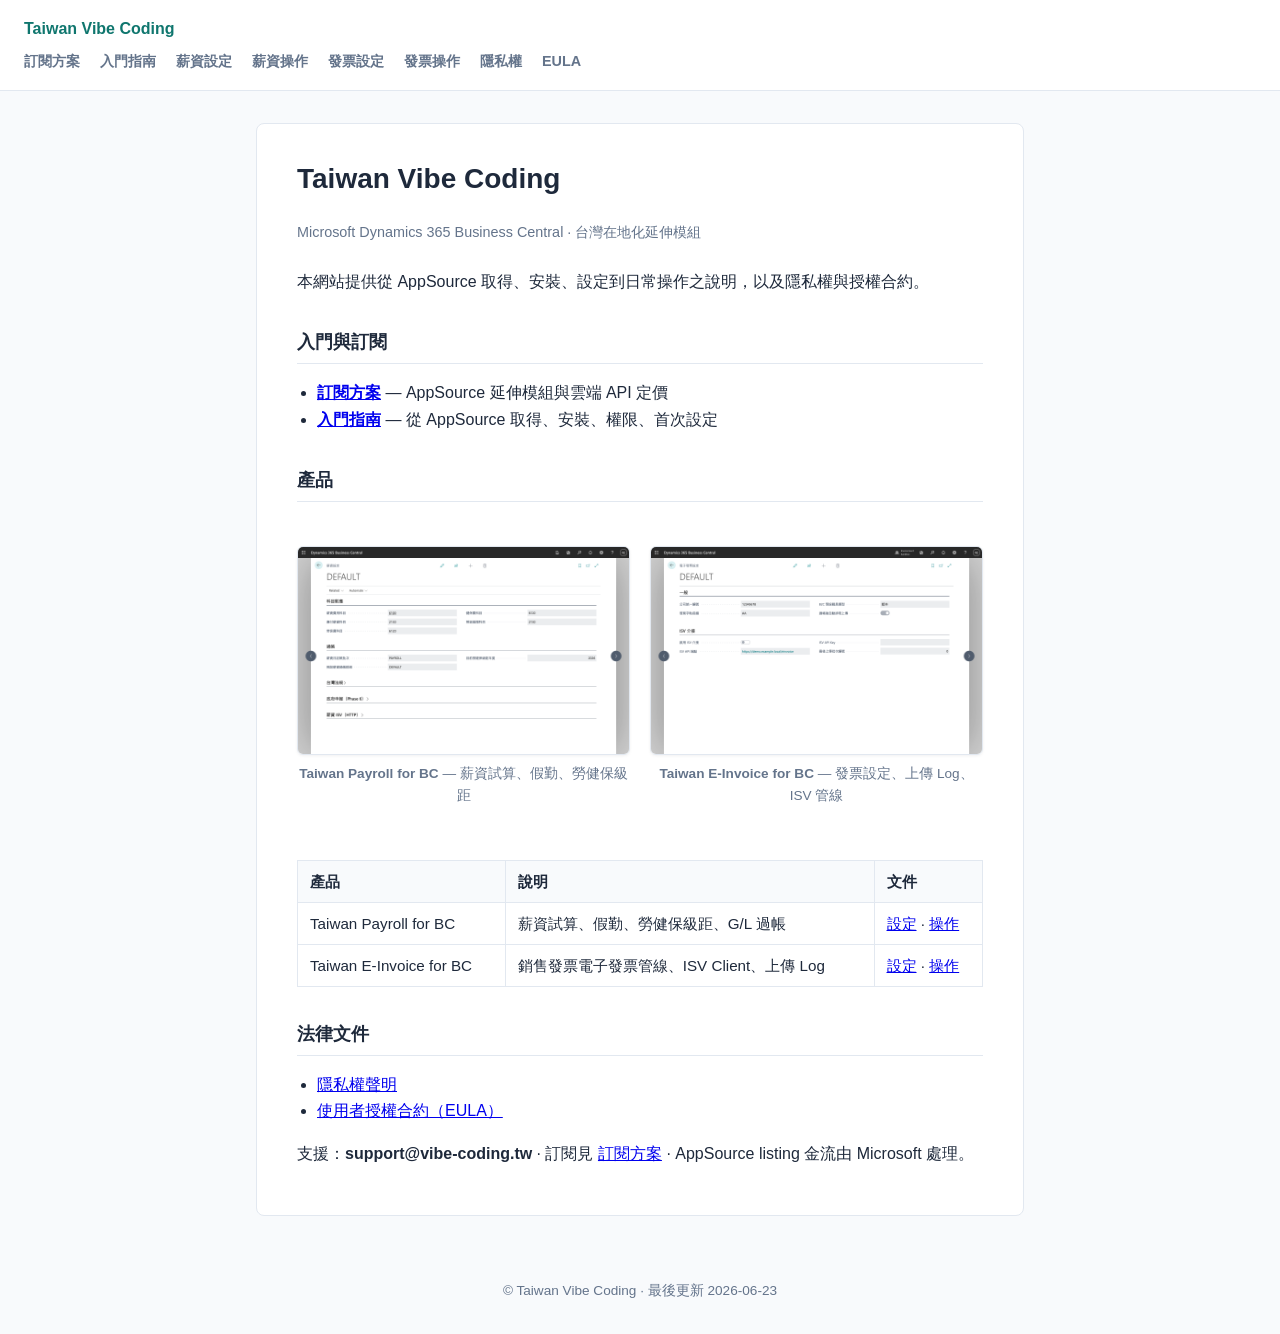
<file: index.html>
<!DOCTYPE html>
<html lang="zh-Hant">
<head>
  <meta charset="utf-8" />
  <meta name="viewport" content="width=device-width, initial-scale=1" />
  <title>Taiwan Vibe Coding — Business Central 延伸模組</title>
  <link rel="stylesheet" href="assets/style.css" />
</head>
<body>
  <header>
    <a href="index.html">Taiwan Vibe Coding</a>
    <nav>
      <a href="pricing.html">訂閱方案</a>
      <a href="getting-started.html">入門指南</a>
      <a href="help/payroll.html">薪資設定</a>
      <a href="help/payroll-operations.html">薪資操作</a>
      <a href="help/einvoice.html">發票設定</a>
      <a href="help/einvoice-operations.html">發票操作</a>
      <a href="privacy.html">隱私權</a>
      <a href="eula.html">EULA</a>
    </nav>
  </header>
  <main>
    <h1>Taiwan Vibe Coding</h1>
    <p class="meta">Microsoft Dynamics 365 Business Central · 台灣在地化延伸模組</p>
    <p>本網站提供從 AppSource 取得、安裝、設定到日常操作之說明，以及隱私權與授權合約。</p>

    <h2>入門與訂閱</h2>
    <ul>
      <li><a href="pricing.html"><strong>訂閱方案</strong></a> — AppSource 延伸模組與雲端 API 定價</li>
      <li><a href="getting-started.html"><strong>入門指南</strong></a> — 從 AppSource 取得、安裝、權限、首次設定</li>
    </ul>

    <h2>產品</h2>
    <div class="product-grid">
      <figure class="screenshot">
        <img src="assets/screenshots/p2/screenshot-01.png" alt="Taiwan Payroll for BC 薪資設定" loading="lazy" />
        <figcaption><strong>Taiwan Payroll for BC</strong> — 薪資試算、假勤、勞健保級距</figcaption>
      </figure>
      <figure class="screenshot">
        <img src="assets/screenshots/p4/screenshot-01.png" alt="Taiwan E-Invoice for BC 電子發票設定" loading="lazy" />
        <figcaption><strong>Taiwan E-Invoice for BC</strong> — 發票設定、上傳 Log、ISV 管線</figcaption>
      </figure>
    </div>
    <table>
      <thead><tr><th>產品</th><th>說明</th><th>文件</th></tr></thead>
      <tbody>
        <tr>
          <td>Taiwan Payroll for BC</td>
          <td>薪資試算、假勤、勞健保級距、G/L 過帳</td>
          <td><a href="help/payroll.html">設定</a> · <a href="help/payroll-operations.html">操作</a></td>
        </tr>
        <tr>
          <td>Taiwan E-Invoice for BC</td>
          <td>銷售發票電子發票管線、ISV Client、上傳 Log</td>
          <td><a href="help/einvoice.html">設定</a> · <a href="help/einvoice-operations.html">操作</a></td>
        </tr>
      </tbody>
    </table>

    <h2>法律文件</h2>
    <ul>
      <li><a href="privacy.html">隱私權聲明</a></li>
      <li><a href="eula.html">使用者授權合約（EULA）</a></li>
    </ul>
    <p>支援：<strong>support@vibe-coding.tw</strong> · 訂閱見 <a href="pricing.html">訂閱方案</a> · AppSource listing 金流由 Microsoft 處理。</p>
  </main>
  <footer>© Taiwan Vibe Coding · 最後更新 2026-06-23</footer>
</body>
</html>
</file>
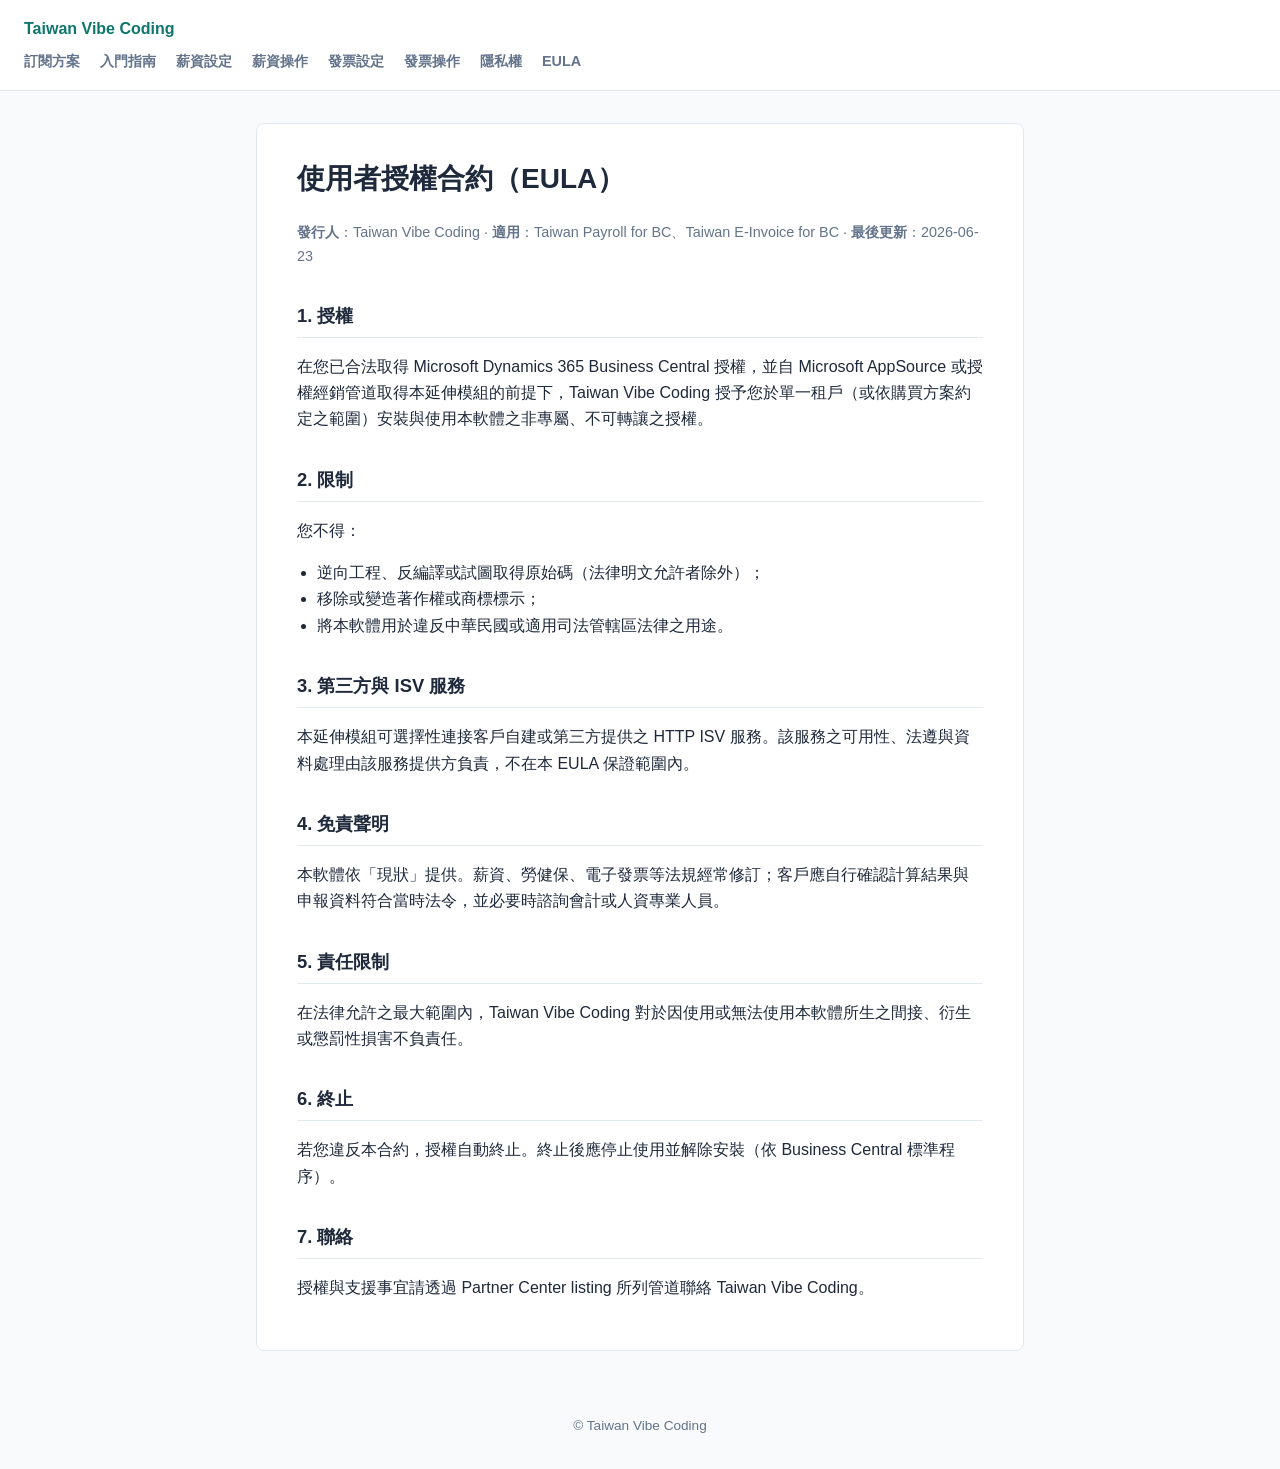
<file: eula.html>
<!DOCTYPE html>
<html lang="zh-Hant">
<head>
  <meta charset="utf-8" />
  <meta name="viewport" content="width=device-width, initial-scale=1" />
  <title>使用者授權合約（EULA）— Taiwan Vibe Coding</title>
  <link rel="stylesheet" href="assets/style.css" />
</head>
<body>
  <header>
    <a href="index.html">Taiwan Vibe Coding</a>
    <nav>
      <a href="pricing.html">訂閱方案</a>
      <a href="getting-started.html">入門指南</a>
      <a href="help/payroll.html">薪資設定</a>
      <a href="help/payroll-operations.html">薪資操作</a>
      <a href="help/einvoice.html">發票設定</a>
      <a href="help/einvoice-operations.html">發票操作</a>
      <a href="privacy.html">隱私權</a>
      <a href="eula.html">EULA</a>
    </nav>
  </header>
  <main>
    <h1>使用者授權合約（EULA）</h1>
    <p class="meta"><strong>發行人</strong>：Taiwan Vibe Coding · <strong>適用</strong>：Taiwan Payroll for BC、Taiwan E-Invoice for BC · <strong>最後更新</strong>：2026-06-23</p>

    <h2>1. 授權</h2>
    <p>在您已合法取得 Microsoft Dynamics 365 Business Central 授權，並自 Microsoft AppSource 或授權經銷管道取得本延伸模組的前提下，Taiwan Vibe Coding 授予您於單一租戶（或依購買方案約定之範圍）安裝與使用本軟體之非專屬、不可轉讓之授權。</p>

    <h2>2. 限制</h2>
    <p>您不得：</p>
    <ul>
      <li>逆向工程、反編譯或試圖取得原始碼（法律明文允許者除外）；</li>
      <li>移除或變造著作權或商標標示；</li>
      <li>將本軟體用於違反中華民國或適用司法管轄區法律之用途。</li>
    </ul>

    <h2>3. 第三方與 ISV 服務</h2>
    <p>本延伸模組可選擇性連接客戶自建或第三方提供之 HTTP ISV 服務。該服務之可用性、法遵與資料處理由該服務提供方負責，不在本 EULA 保證範圍內。</p>

    <h2>4. 免責聲明</h2>
    <p>本軟體依「現狀」提供。薪資、勞健保、電子發票等法規經常修訂；客戶應自行確認計算結果與申報資料符合當時法令，並必要時諮詢會計或人資專業人員。</p>

    <h2>5. 責任限制</h2>
    <p>在法律允許之最大範圍內，Taiwan Vibe Coding 對於因使用或無法使用本軟體所生之間接、衍生或懲罰性損害不負責任。</p>

    <h2>6. 終止</h2>
    <p>若您違反本合約，授權自動終止。終止後應停止使用並解除安裝（依 Business Central 標準程序）。</p>

    <h2>7. 聯絡</h2>
    <p>授權與支援事宜請透過 Partner Center listing 所列管道聯絡 Taiwan Vibe Coding。</p>
  </main>
  <footer>© Taiwan Vibe Coding</footer>
</body>
</html>
</file>
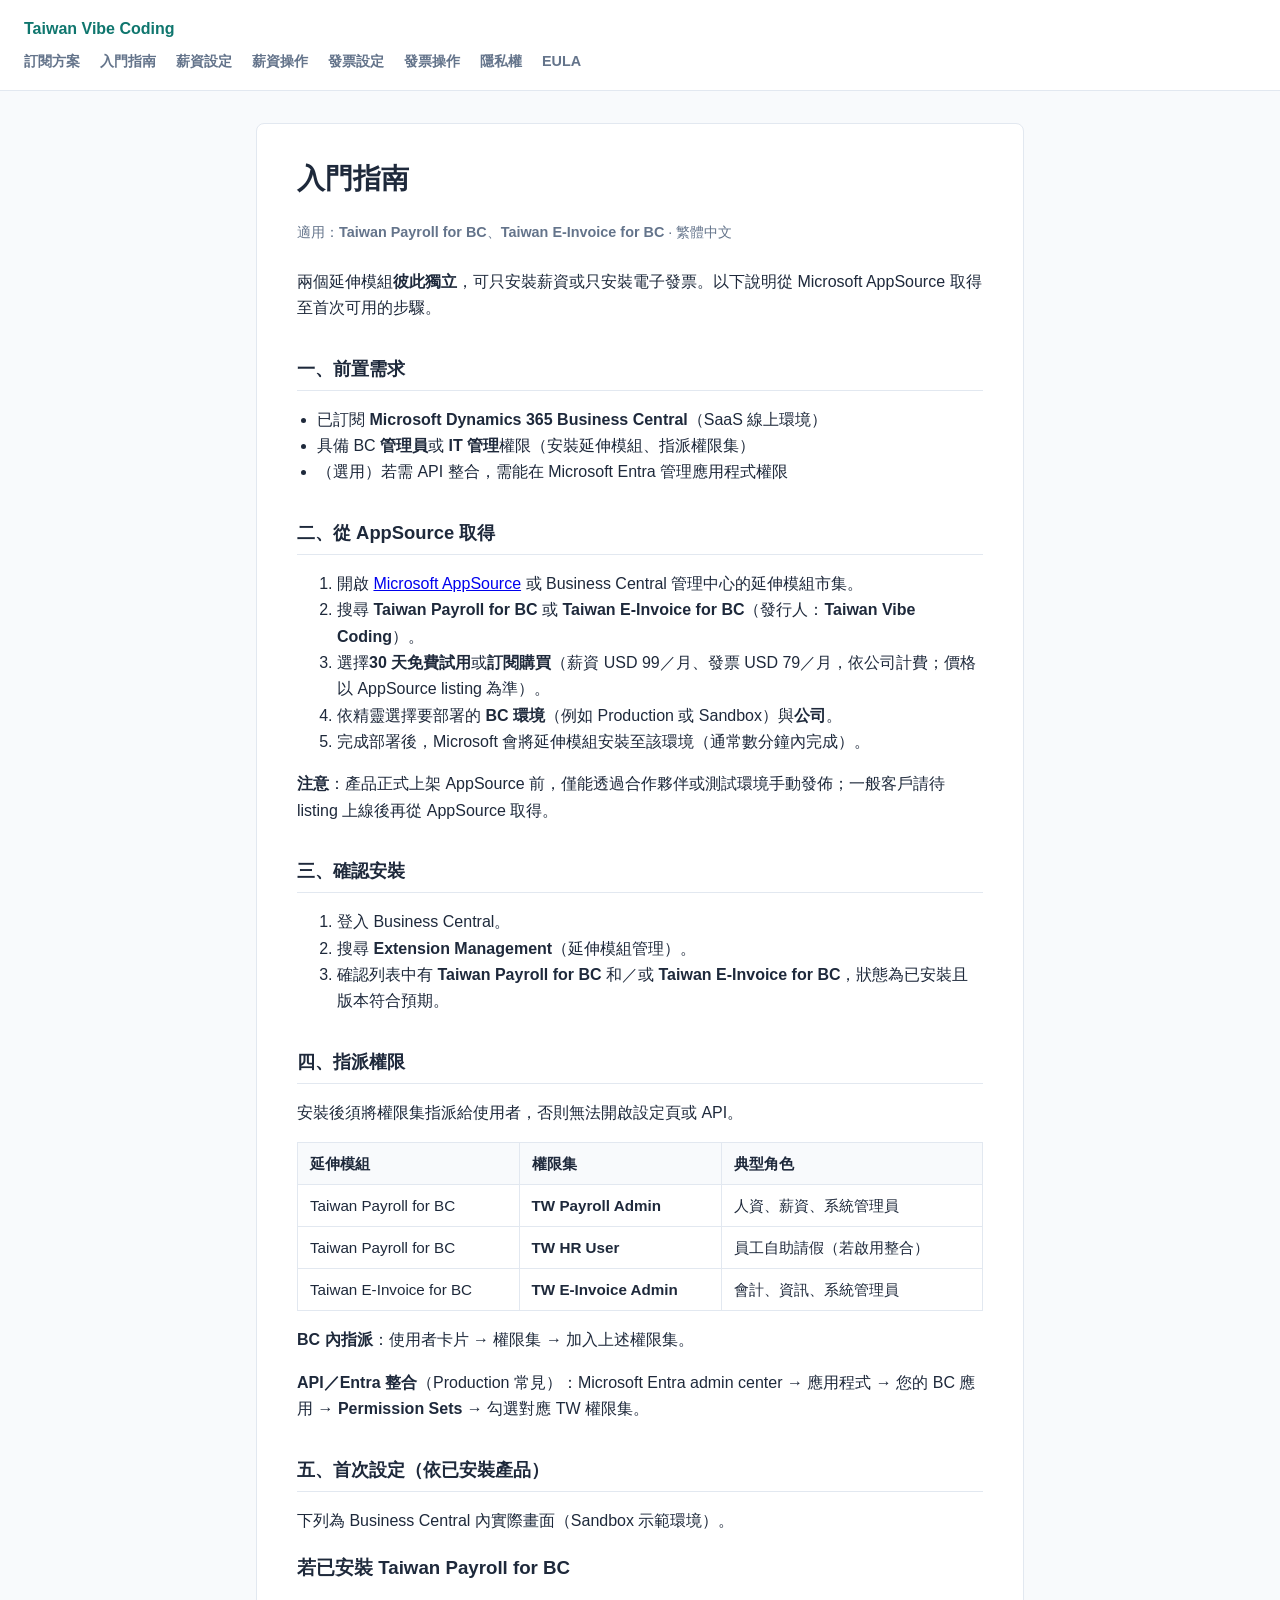
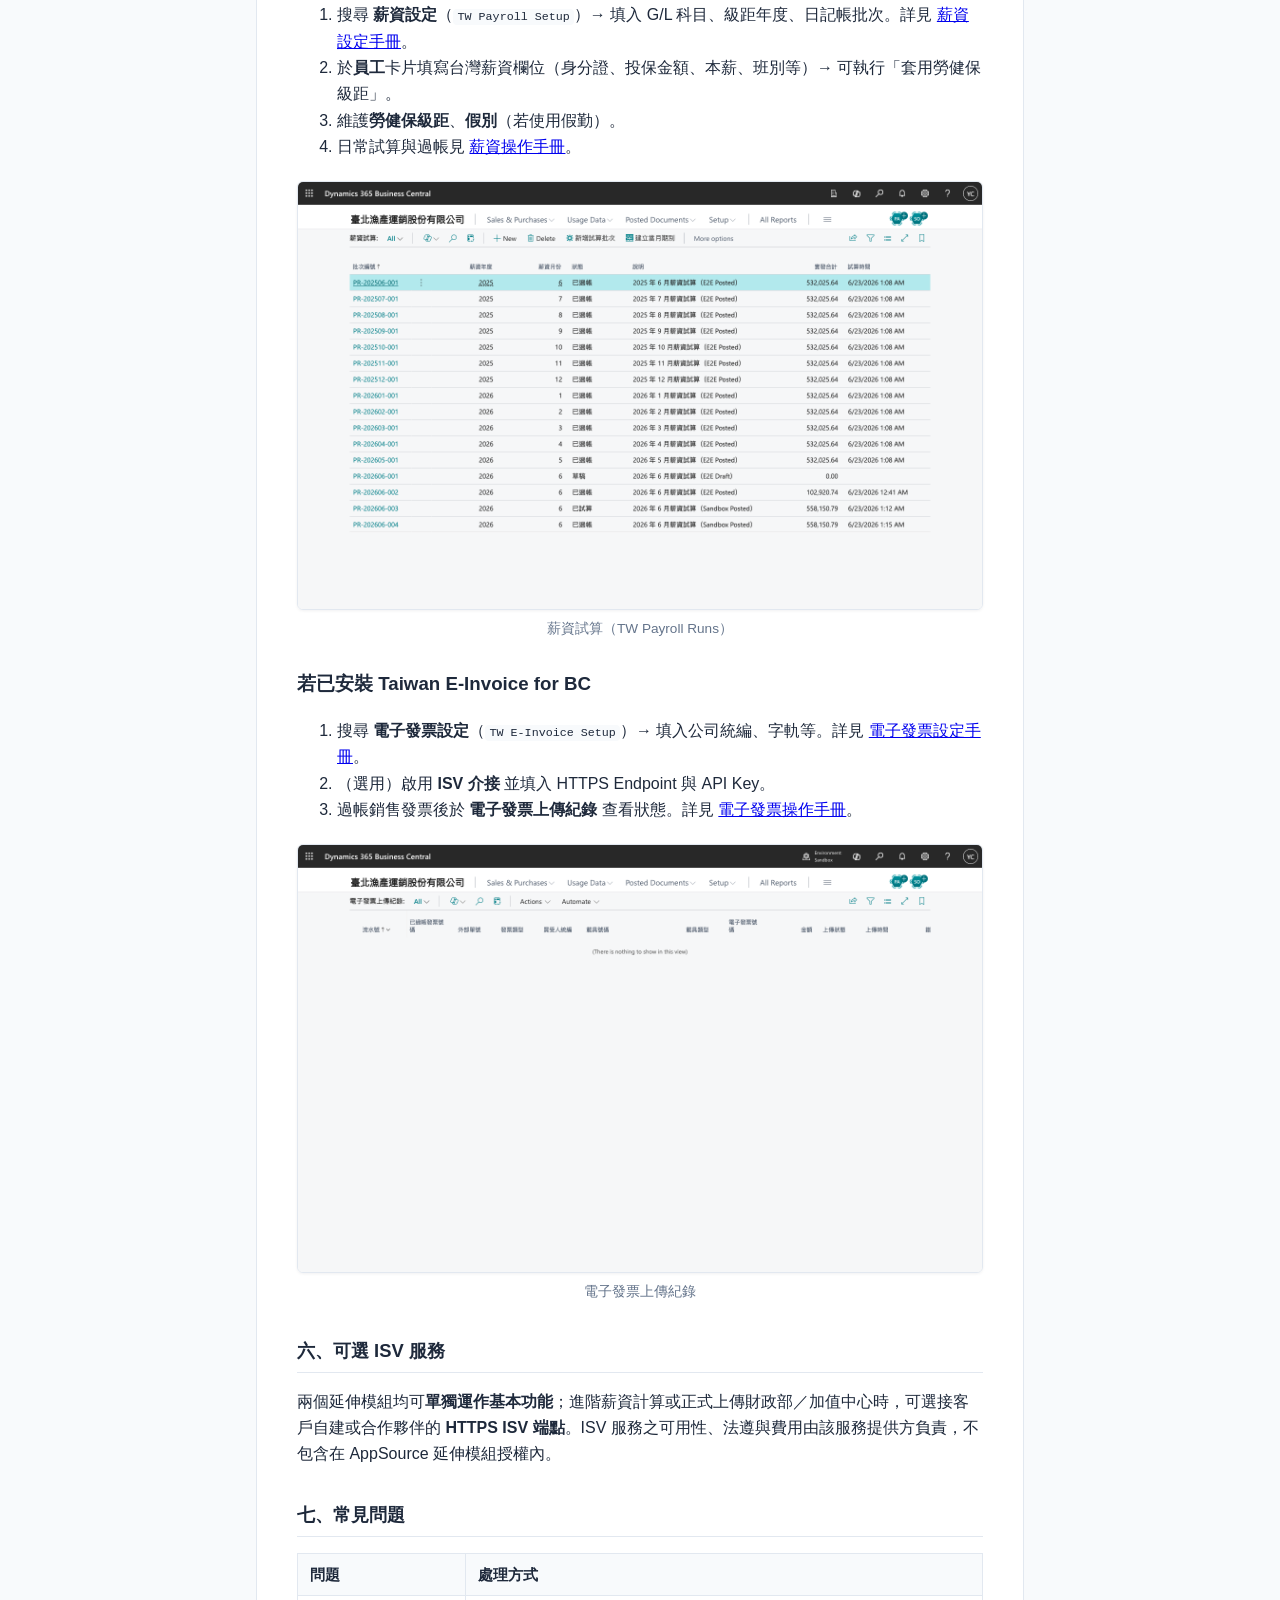
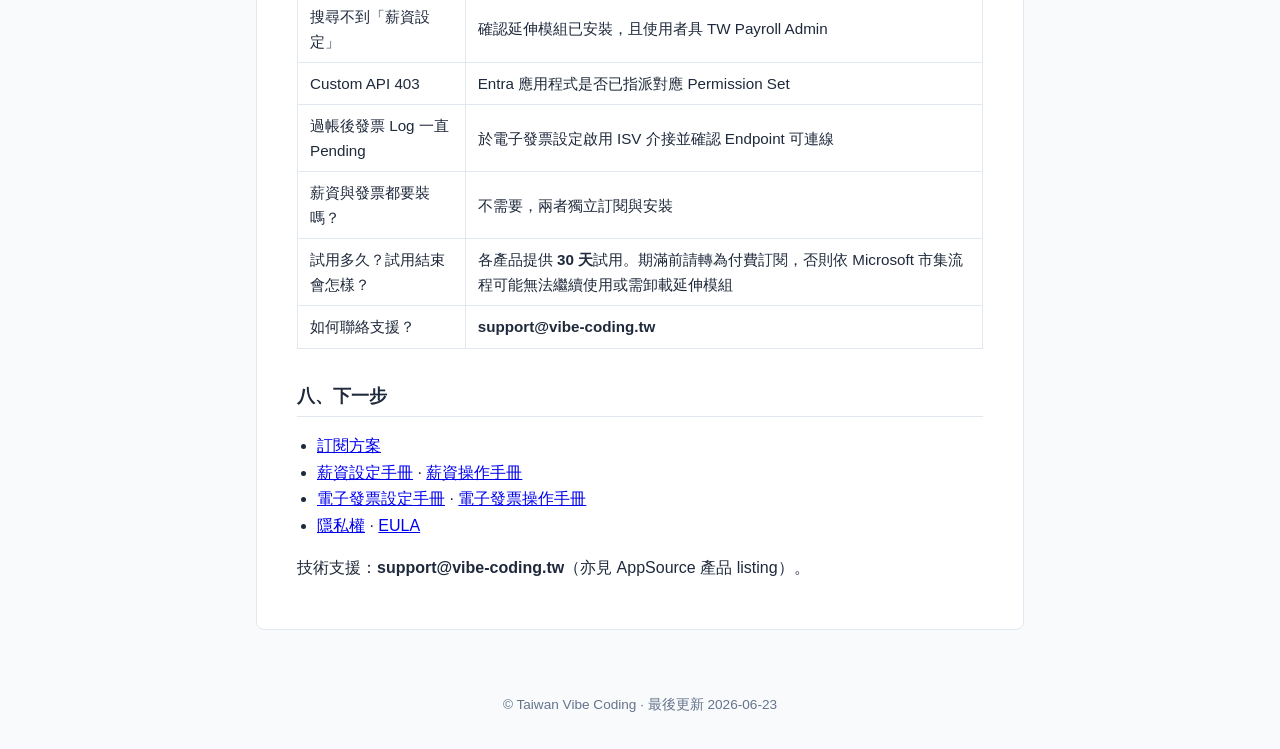
<file: getting-started.html>
<!DOCTYPE html>
<html lang="zh-Hant">
<head>
  <meta charset="utf-8" />
  <meta name="viewport" content="width=device-width, initial-scale=1" />
  <title>入門指南 — 從 AppSource 取得、安裝與使用</title>
  <link rel="stylesheet" href="assets/style.css" />
</head>
<body>
  <header>
    <a href="index.html">Taiwan Vibe Coding</a>
    <nav>
      <a href="pricing.html">訂閱方案</a>
      <a href="getting-started.html">入門指南</a>
      <a href="help/payroll.html">薪資設定</a>
      <a href="help/payroll-operations.html">薪資操作</a>
      <a href="help/einvoice.html">發票設定</a>
      <a href="help/einvoice-operations.html">發票操作</a>
      <a href="privacy.html">隱私權</a>
      <a href="eula.html">EULA</a>
    </nav>
  </header>
  <main>
    <h1>入門指南</h1>
    <p class="meta">適用：<strong>Taiwan Payroll for BC</strong>、<strong>Taiwan E-Invoice for BC</strong> · 繁體中文</p>

    <p>兩個延伸模組<strong>彼此獨立</strong>，可只安裝薪資或只安裝電子發票。以下說明從 Microsoft AppSource 取得至首次可用的步驟。</p>

    <h2>一、前置需求</h2>
    <ul>
      <li>已訂閱 <strong>Microsoft Dynamics 365 Business Central</strong>（SaaS 線上環境）</li>
      <li>具備 BC <strong>管理員</strong>或 <strong>IT 管理</strong>權限（安裝延伸模組、指派權限集）</li>
      <li>（選用）若需 API 整合，需能在 Microsoft Entra 管理應用程式權限</li>
    </ul>

    <h2>二、從 AppSource 取得</h2>
    <ol>
      <li>開啟 <a href="https://appsource.microsoft.com/" rel="noopener">Microsoft AppSource</a> 或 Business Central 管理中心的延伸模組市集。</li>
      <li>搜尋 <strong>Taiwan Payroll for BC</strong> 或 <strong>Taiwan E-Invoice for BC</strong>（發行人：<strong>Taiwan Vibe Coding</strong>）。</li>
      <li>選擇<strong>30 天免費試用</strong>或<strong>訂閱購買</strong>（薪資 USD 99／月、發票 USD 79／月，依公司計費；價格以 AppSource listing 為準）。</li>
      <li>依精靈選擇要部署的 <strong>BC 環境</strong>（例如 Production 或 Sandbox）與<strong>公司</strong>。</li>
      <li>完成部署後，Microsoft 會將延伸模組安裝至該環境（通常數分鐘內完成）。</li>
    </ol>
    <p><strong>注意</strong>：產品正式上架 AppSource 前，僅能透過合作夥伴或測試環境手動發佈；一般客戶請待 listing 上線後再從 AppSource 取得。</p>

    <h2>三、確認安裝</h2>
    <ol>
      <li>登入 Business Central。</li>
      <li>搜尋 <strong>Extension Management</strong>（延伸模組管理）。</li>
      <li>確認列表中有 <strong>Taiwan Payroll for BC</strong> 和／或 <strong>Taiwan E-Invoice for BC</strong>，狀態為已安裝且版本符合預期。</li>
    </ol>

    <h2>四、指派權限</h2>
    <p>安裝後須將權限集指派給使用者，否則無法開啟設定頁或 API。</p>
    <table>
      <thead><tr><th>延伸模組</th><th>權限集</th><th>典型角色</th></tr></thead>
      <tbody>
        <tr><td>Taiwan Payroll for BC</td><td><strong>TW Payroll Admin</strong></td><td>人資、薪資、系統管理員</td></tr>
        <tr><td>Taiwan Payroll for BC</td><td><strong>TW HR User</strong></td><td>員工自助請假（若啟用整合）</td></tr>
        <tr><td>Taiwan E-Invoice for BC</td><td><strong>TW E-Invoice Admin</strong></td><td>會計、資訊、系統管理員</td></tr>
      </tbody>
    </table>
    <p><strong>BC 內指派</strong>：使用者卡片 → 權限集 → 加入上述權限集。</p>
    <p><strong>API／Entra 整合</strong>（Production 常見）：Microsoft Entra admin center → 應用程式 → 您的 BC 應用 → <strong>Permission Sets</strong> → 勾選對應 TW 權限集。</p>

    <h2>五、首次設定（依已安裝產品）</h2>
    <p>下列為 Business Central 內實際畫面（Sandbox 示範環境）。</p>

    <h3>若已安裝 Taiwan Payroll for BC</h3>
    <ol>
      <li>搜尋 <strong>薪資設定</strong>（<code>TW Payroll Setup</code>）→ 填入 G/L 科目、級距年度、日記帳批次。詳見 <a href="help/payroll.html">薪資設定手冊</a>。</li>
      <li>於<strong>員工</strong>卡片填寫台灣薪資欄位（身分證、投保金額、本薪、班別等）→ 可執行「套用勞健保級距」。</li>
      <li>維護<strong>勞健保級距</strong>、<strong>假別</strong>（若使用假勤）。</li>
      <li>日常試算與過帳見 <a href="help/payroll-operations.html">薪資操作手冊</a>。</li>
    </ol>
    <figure class="screenshot">
      <img src="assets/screenshots/p2/screenshot-02.png" alt="薪資試算畫面" loading="lazy" />
      <figcaption>薪資試算（TW Payroll Runs）</figcaption>
    </figure>

    <h3>若已安裝 Taiwan E-Invoice for BC</h3>
    <ol>
      <li>搜尋 <strong>電子發票設定</strong>（<code>TW E-Invoice Setup</code>）→ 填入公司統編、字軌等。詳見 <a href="help/einvoice.html">電子發票設定手冊</a>。</li>
      <li>（選用）啟用 <strong>ISV 介接</strong> 並填入 HTTPS Endpoint 與 API Key。</li>
      <li>過帳銷售發票後於 <strong>電子發票上傳紀錄</strong> 查看狀態。詳見 <a href="help/einvoice-operations.html">電子發票操作手冊</a>。</li>
    </ol>
    <figure class="screenshot">
      <img src="assets/screenshots/p4/screenshot-02.png" alt="電子發票上傳紀錄" loading="lazy" />
      <figcaption>電子發票上傳紀錄</figcaption>
    </figure>

    <h2>六、可選 ISV 服務</h2>
    <p>兩個延伸模組均可<strong>單獨運作基本功能</strong>；進階薪資計算或正式上傳財政部／加值中心時，可選接客戶自建或合作夥伴的 <strong>HTTPS ISV 端點</strong>。ISV 服務之可用性、法遵與費用由該服務提供方負責，不包含在 AppSource 延伸模組授權內。</p>

    <h2>七、常見問題</h2>
    <table>
      <thead><tr><th>問題</th><th>處理方式</th></tr></thead>
      <tbody>
        <tr><td>搜尋不到「薪資設定」</td><td>確認延伸模組已安裝，且使用者具 TW Payroll Admin</td></tr>
        <tr><td>Custom API 403</td><td>Entra 應用程式是否已指派對應 Permission Set</td></tr>
        <tr><td>過帳後發票 Log 一直 Pending</td><td>於電子發票設定啟用 ISV 介接並確認 Endpoint 可連線</td></tr>
        <tr><td>薪資與發票都要裝嗎？</td><td>不需要，兩者獨立訂閱與安裝</td></tr>
        <tr><td>試用多久？試用結束會怎樣？</td><td>各產品提供 <strong>30 天</strong>試用。期滿前請轉為付費訂閱，否則依 Microsoft 市集流程可能無法繼續使用或需卸載延伸模組</td></tr>
        <tr><td>如何聯絡支援？</td><td><strong>support@vibe-coding.tw</strong></td></tr>
      </tbody>
    </table>

    <h2>八、下一步</h2>
    <ul>
      <li><a href="pricing.html">訂閱方案</a></li>
      <li><a href="help/payroll.html">薪資設定手冊</a> · <a href="help/payroll-operations.html">薪資操作手冊</a></li>
      <li><a href="help/einvoice.html">電子發票設定手冊</a> · <a href="help/einvoice-operations.html">電子發票操作手冊</a></li>
      <li><a href="privacy.html">隱私權</a> · <a href="eula.html">EULA</a></li>
    </ul>
    <p>技術支援：<strong>support@vibe-coding.tw</strong>（亦見 AppSource 產品 listing）。</p>
  </main>
  <footer>© Taiwan Vibe Coding · 最後更新 2026-06-23</footer>
</body>
</html>
</file>
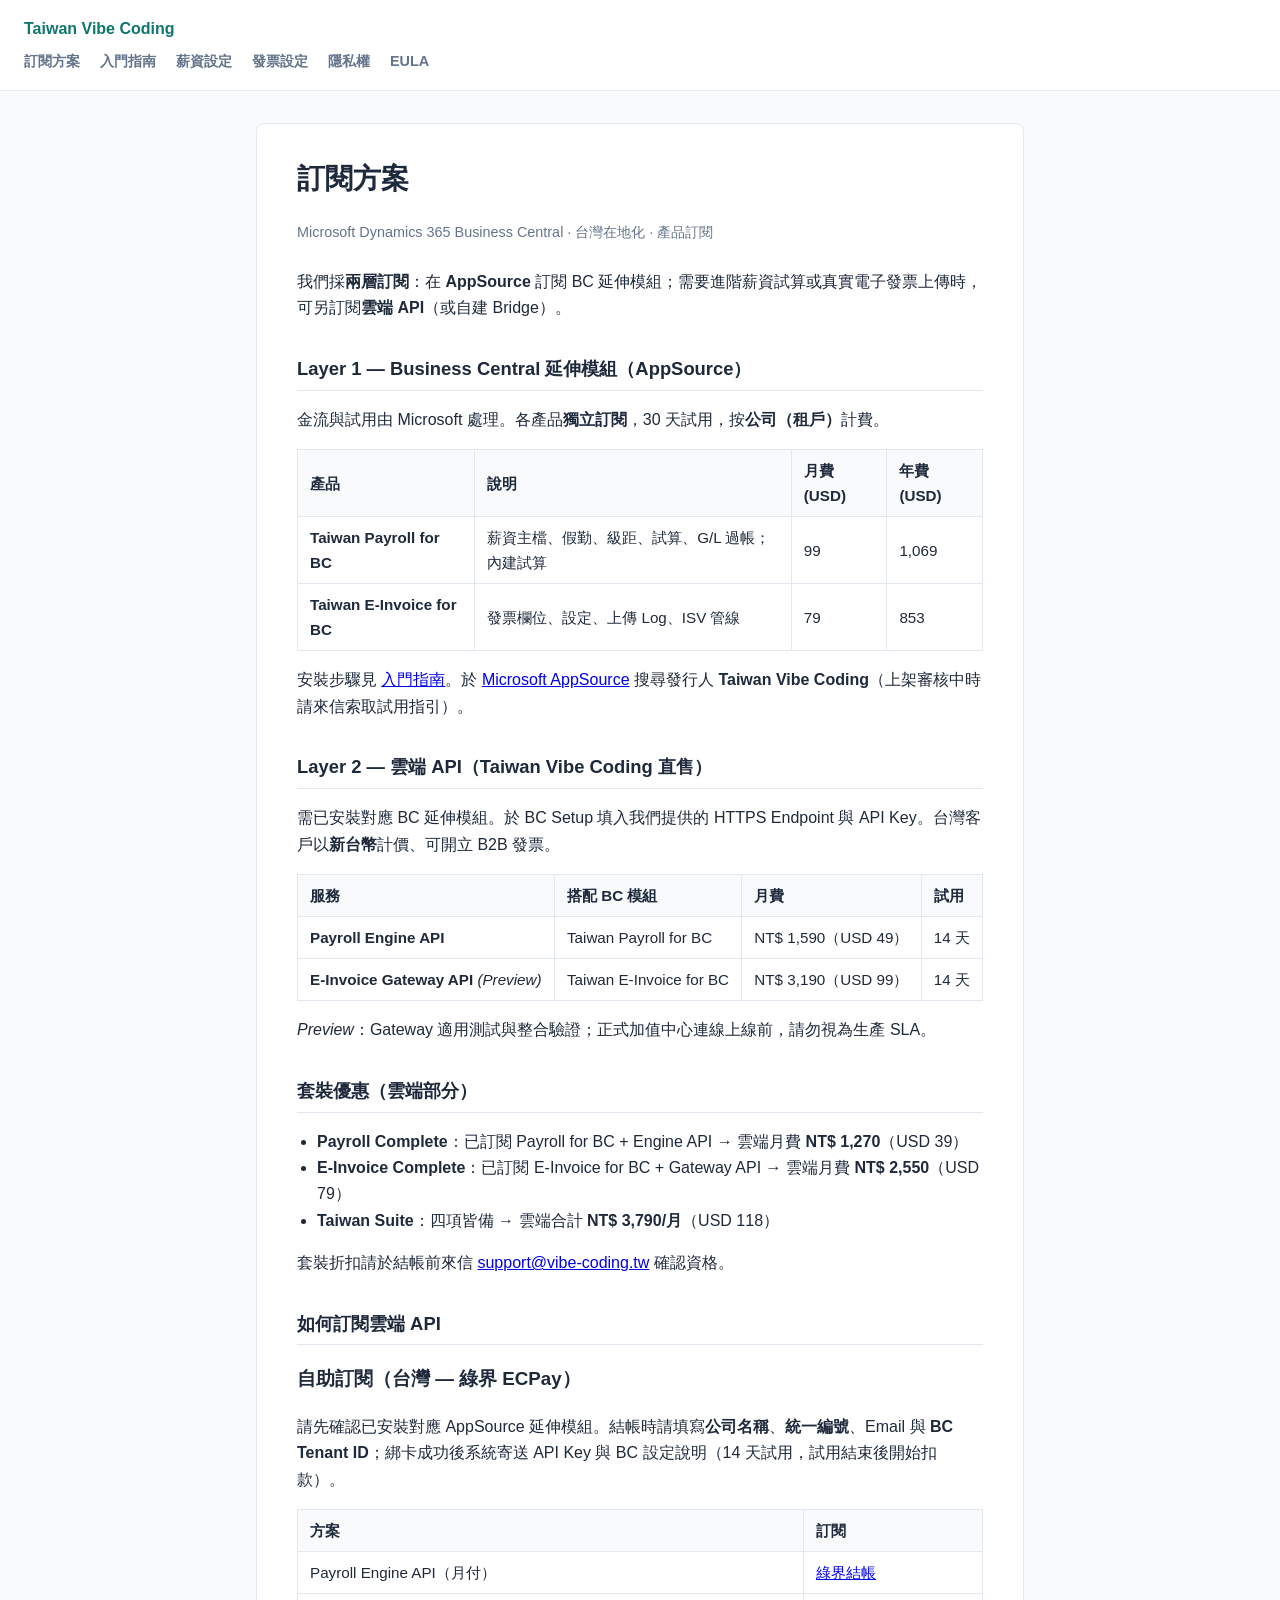
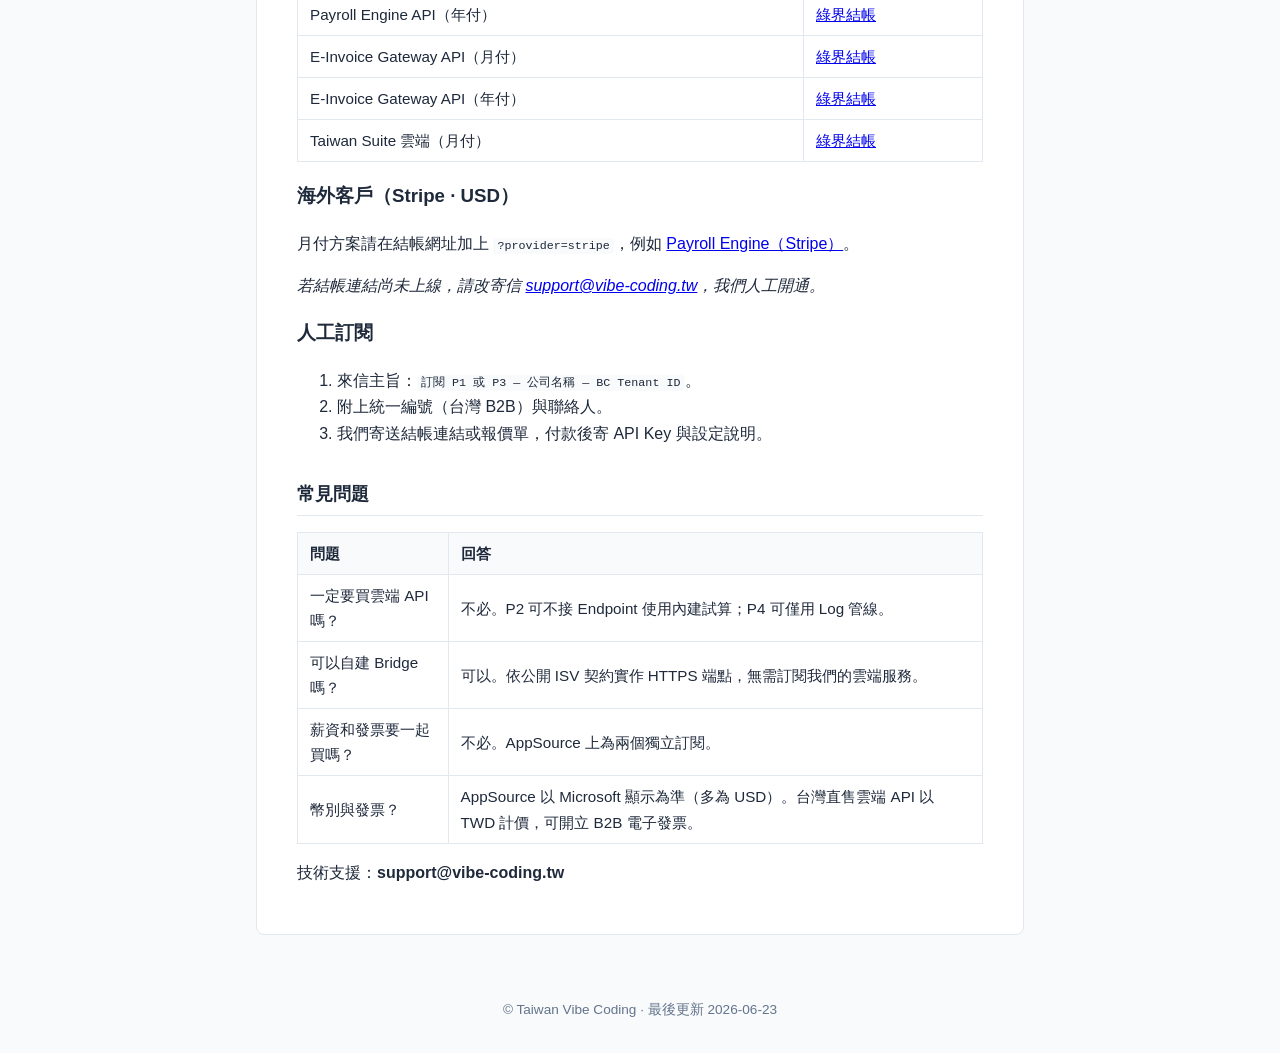
<file: pricing.html>
<!DOCTYPE html>
<html lang="zh-Hant">
<head>
  <meta charset="utf-8" />
  <meta name="viewport" content="width=device-width, initial-scale=1" />
  <title>訂閱方案 — Taiwan Vibe Coding</title>
  <link rel="stylesheet" href="assets/style.css" />
</head>
<body>
  <header>
    <a href="index.html">Taiwan Vibe Coding</a>
    <nav>
      <a href="pricing.html">訂閱方案</a>
      <a href="getting-started.html">入門指南</a>
      <a href="help/payroll.html">薪資設定</a>
      <a href="help/einvoice.html">發票設定</a>
      <a href="privacy.html">隱私權</a>
      <a href="eula.html">EULA</a>
    </nav>
  </header>
  <main>
    <h1>訂閱方案</h1>
    <p class="meta">Microsoft Dynamics 365 Business Central · 台灣在地化 · 產品訂閱</p>

    <p>我們採<strong>兩層訂閱</strong>：在 <strong>AppSource</strong> 訂閱 BC 延伸模組；需要進階薪資試算或真實電子發票上傳時，可另訂閱<strong>雲端 API</strong>（或自建 Bridge）。</p>

    <h2>Layer 1 — Business Central 延伸模組（AppSource）</h2>
    <p>金流與試用由 Microsoft 處理。各產品<strong>獨立訂閱</strong>，30 天試用，按<strong>公司（租戶）</strong>計費。</p>
    <table>
      <thead>
        <tr><th>產品</th><th>說明</th><th>月費 (USD)</th><th>年費 (USD)</th></tr>
      </thead>
      <tbody>
        <tr>
          <td><strong>Taiwan Payroll for BC</strong></td>
          <td>薪資主檔、假勤、級距、試算、G/L 過帳；內建試算</td>
          <td>99</td>
          <td>1,069</td>
        </tr>
        <tr>
          <td><strong>Taiwan E-Invoice for BC</strong></td>
          <td>發票欄位、設定、上傳 Log、ISV 管線</td>
          <td>79</td>
          <td>853</td>
        </tr>
      </tbody>
    </table>
    <p>安裝步驟見 <a href="getting-started.html">入門指南</a>。於 <a href="https://appsource.microsoft.com/" rel="noopener">Microsoft AppSource</a> 搜尋發行人 <strong>Taiwan Vibe Coding</strong>（上架審核中時請來信索取試用指引）。</p>

    <h2>Layer 2 — 雲端 API（Taiwan Vibe Coding 直售）</h2>
    <p>需已安裝對應 BC 延伸模組。於 BC Setup 填入我們提供的 HTTPS Endpoint 與 API Key。台灣客戶以<strong>新台幣</strong>計價、可開立 B2B 發票。</p>
    <table>
      <thead>
        <tr><th>服務</th><th>搭配 BC 模組</th><th>月費</th><th>試用</th></tr>
      </thead>
      <tbody>
        <tr>
          <td><strong>Payroll Engine API</strong></td>
          <td>Taiwan Payroll for BC</td>
          <td>NT$ 1,590（USD 49）</td>
          <td>14 天</td>
        </tr>
        <tr>
          <td><strong>E-Invoice Gateway API</strong> <em>(Preview)</em></td>
          <td>Taiwan E-Invoice for BC</td>
          <td>NT$ 3,190（USD 99）</td>
          <td>14 天</td>
        </tr>
      </tbody>
    </table>
    <p><em>Preview</em>：Gateway 適用測試與整合驗證；正式加值中心連線上線前，請勿視為生產 SLA。</p>

    <h2>套裝優惠（雲端部分）</h2>
    <ul>
      <li><strong>Payroll Complete</strong>：已訂閱 Payroll for BC + Engine API → 雲端月費 <strong>NT$ 1,270</strong>（USD 39）</li>
      <li><strong>E-Invoice Complete</strong>：已訂閱 E-Invoice for BC + Gateway API → 雲端月費 <strong>NT$ 2,550</strong>（USD 79）</li>
      <li><strong>Taiwan Suite</strong>：四項皆備 → 雲端合計 <strong>NT$ 3,790/月</strong>（USD 118）</li>
    </ul>
    <p>套裝折扣請於結帳前來信 <a href="mailto:support@vibe-coding.tw">support@vibe-coding.tw</a> 確認資格。</p>

    <h2>如何訂閱雲端 API</h2>
    <h3>自助訂閱（台灣 — 綠界 ECPay）</h3>
    <p>請先確認已安裝對應 AppSource 延伸模組。結帳時請填寫<strong>公司名稱</strong>、<strong>統一編號</strong>、Email 與 <strong>BC Tenant ID</strong>；綁卡成功後系統寄送 API Key 與 BC 設定說明（14 天試用，試用結束後開始扣款）。</p>
    <table>
      <thead><tr><th>方案</th><th>訂閱</th></tr></thead>
      <tbody>
        <tr>
          <td>Payroll Engine API（月付）</td>
          <td><a href="https://billing.vibe-coding.tw/v1/checkout/p1-monthly">綠界結帳</a></td>
        </tr>
        <tr>
          <td>Payroll Engine API（年付）</td>
          <td><a href="https://billing.vibe-coding.tw/v1/checkout/p1-annual">綠界結帳</a></td>
        </tr>
        <tr>
          <td>E-Invoice Gateway API（月付）</td>
          <td><a href="https://billing.vibe-coding.tw/v1/checkout/p3-monthly">綠界結帳</a></td>
        </tr>
        <tr>
          <td>E-Invoice Gateway API（年付）</td>
          <td><a href="https://billing.vibe-coding.tw/v1/checkout/p3-annual">綠界結帳</a></td>
        </tr>
        <tr>
          <td>Taiwan Suite 雲端（月付）</td>
          <td><a href="https://billing.vibe-coding.tw/v1/checkout/suite-monthly">綠界結帳</a></td>
        </tr>
      </tbody>
    </table>
    <h3>海外客戶（Stripe · USD）</h3>
    <p>月付方案請在結帳網址加上 <code>?provider=stripe</code>，例如
      <a href="https://billing.vibe-coding.tw/v1/checkout/p1-monthly?provider=stripe">Payroll Engine（Stripe）</a>。
    </p>
    <p><em>若結帳連結尚未上線，請改寄信 <a href="mailto:support@vibe-coding.tw">support@vibe-coding.tw</a>，我們人工開通。</em></p>

    <h3>人工訂閱</h3>
    <ol>
      <li>來信主旨：<code>訂閱 P1 或 P3 — 公司名稱 — BC Tenant ID</code>。</li>
      <li>附上統一編號（台灣 B2B）與聯絡人。</li>
      <li>我們寄送結帳連結或報價單，付款後寄 API Key 與設定說明。</li>
    </ol>

    <h2>常見問題</h2>
    <table>
      <thead><tr><th>問題</th><th>回答</th></tr></thead>
      <tbody>
        <tr><td>一定要買雲端 API 嗎？</td><td>不必。P2 可不接 Endpoint 使用內建試算；P4 可僅用 Log 管線。</td></tr>
        <tr><td>可以自建 Bridge 嗎？</td><td>可以。依公開 ISV 契約實作 HTTPS 端點，無需訂閱我們的雲端服務。</td></tr>
        <tr><td>薪資和發票要一起買嗎？</td><td>不必。AppSource 上為兩個獨立訂閱。</td></tr>
        <tr><td>幣別與發票？</td><td>AppSource 以 Microsoft 顯示為準（多為 USD）。台灣直售雲端 API 以 TWD 計價，可開立 B2B 電子發票。</td></tr>
      </tbody>
    </table>

    <p>技術支援：<strong>support@vibe-coding.tw</strong></p>
  </main>
  <footer>© Taiwan Vibe Coding · 最後更新 2026-06-23</footer>
</body>
</html>
</file>
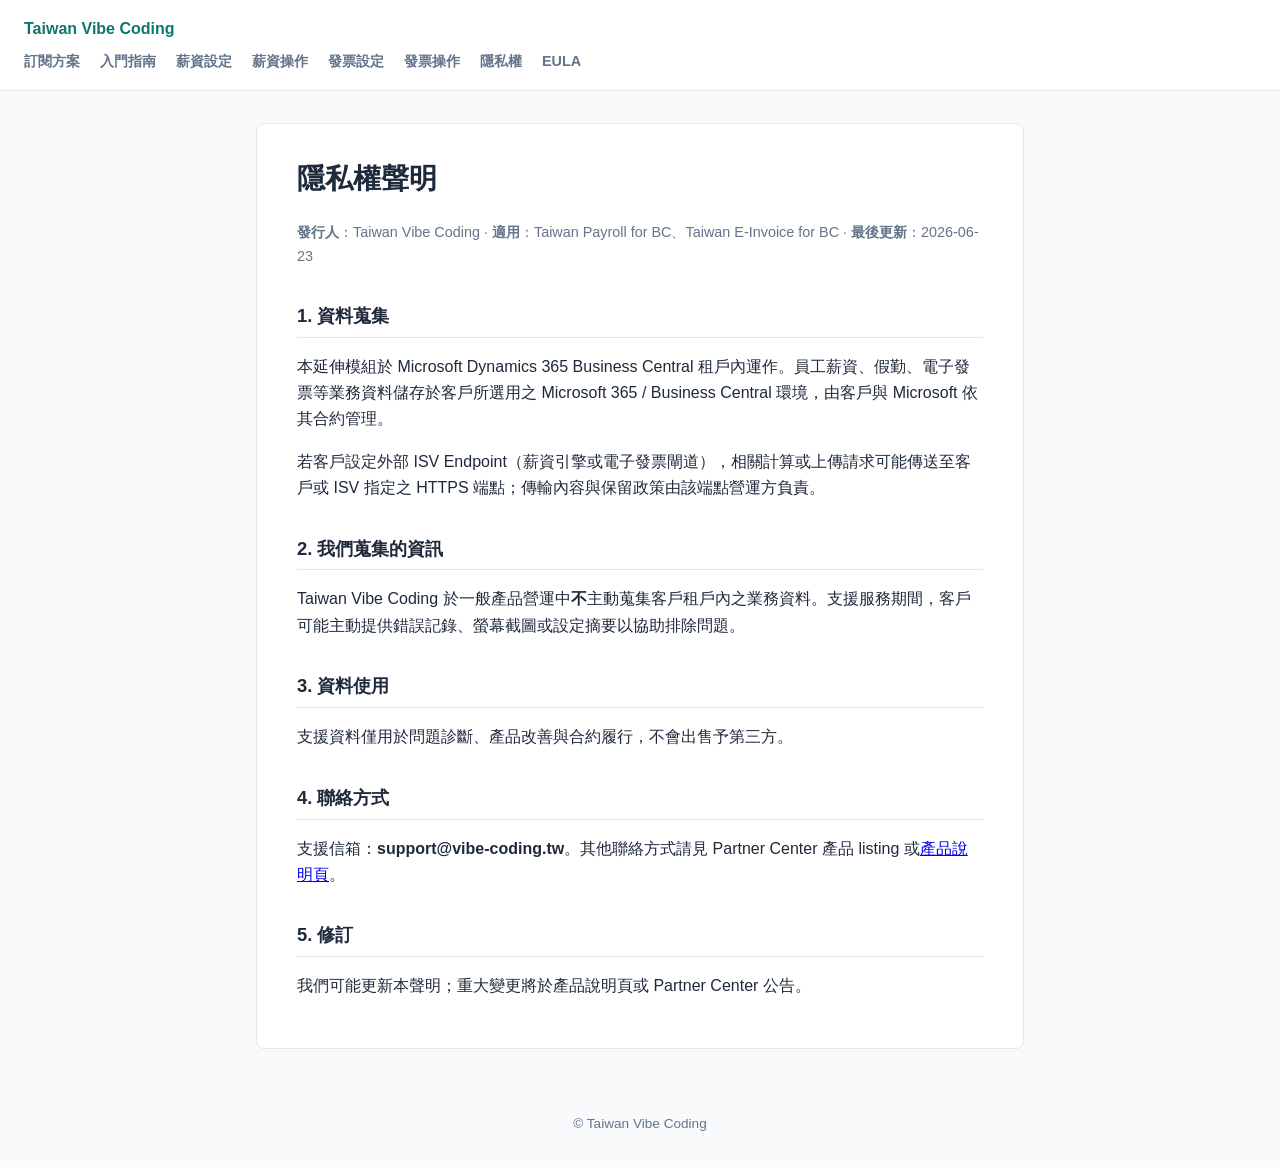
<file: privacy.html>
<!DOCTYPE html>
<html lang="zh-Hant">
<head>
  <meta charset="utf-8" />
  <meta name="viewport" content="width=device-width, initial-scale=1" />
  <title>隱私權聲明 — Taiwan Vibe Coding</title>
  <link rel="stylesheet" href="assets/style.css" />
</head>
<body>
  <header>
    <a href="index.html">Taiwan Vibe Coding</a>
    <nav>
      <a href="pricing.html">訂閱方案</a>
      <a href="getting-started.html">入門指南</a>
      <a href="help/payroll.html">薪資設定</a>
      <a href="help/payroll-operations.html">薪資操作</a>
      <a href="help/einvoice.html">發票設定</a>
      <a href="help/einvoice-operations.html">發票操作</a>
      <a href="privacy.html">隱私權</a>
      <a href="eula.html">EULA</a>
    </nav>
  </header>
  <main>
    <h1>隱私權聲明</h1>
    <p class="meta"><strong>發行人</strong>：Taiwan Vibe Coding · <strong>適用</strong>：Taiwan Payroll for BC、Taiwan E-Invoice for BC · <strong>最後更新</strong>：2026-06-23</p>

    <h2>1. 資料蒐集</h2>
    <p>本延伸模組於 Microsoft Dynamics 365 Business Central 租戶內運作。員工薪資、假勤、電子發票等業務資料儲存於客戶所選用之 Microsoft 365 / Business Central 環境，由客戶與 Microsoft 依其合約管理。</p>
    <p>若客戶設定外部 ISV Endpoint（薪資引擎或電子發票閘道），相關計算或上傳請求可能傳送至客戶或 ISV 指定之 HTTPS 端點；傳輸內容與保留政策由該端點營運方負責。</p>

    <h2>2. 我們蒐集的資訊</h2>
    <p>Taiwan Vibe Coding 於一般產品營運中<strong>不</strong>主動蒐集客戶租戶內之業務資料。支援服務期間，客戶可能主動提供錯誤記錄、螢幕截圖或設定摘要以協助排除問題。</p>

    <h2>3. 資料使用</h2>
    <p>支援資料僅用於問題診斷、產品改善與合約履行，不會出售予第三方。</p>

    <h2>4. 聯絡方式</h2>
    <p>支援信箱：<strong>support@vibe-coding.tw</strong>。其他聯絡方式請見 Partner Center 產品 listing 或<a href="index.html">產品說明頁</a>。</p>

    <h2>5. 修訂</h2>
    <p>我們可能更新本聲明；重大變更將於產品說明頁或 Partner Center 公告。</p>
  </main>
  <footer>© Taiwan Vibe Coding</footer>
</body>
</html>
</file>
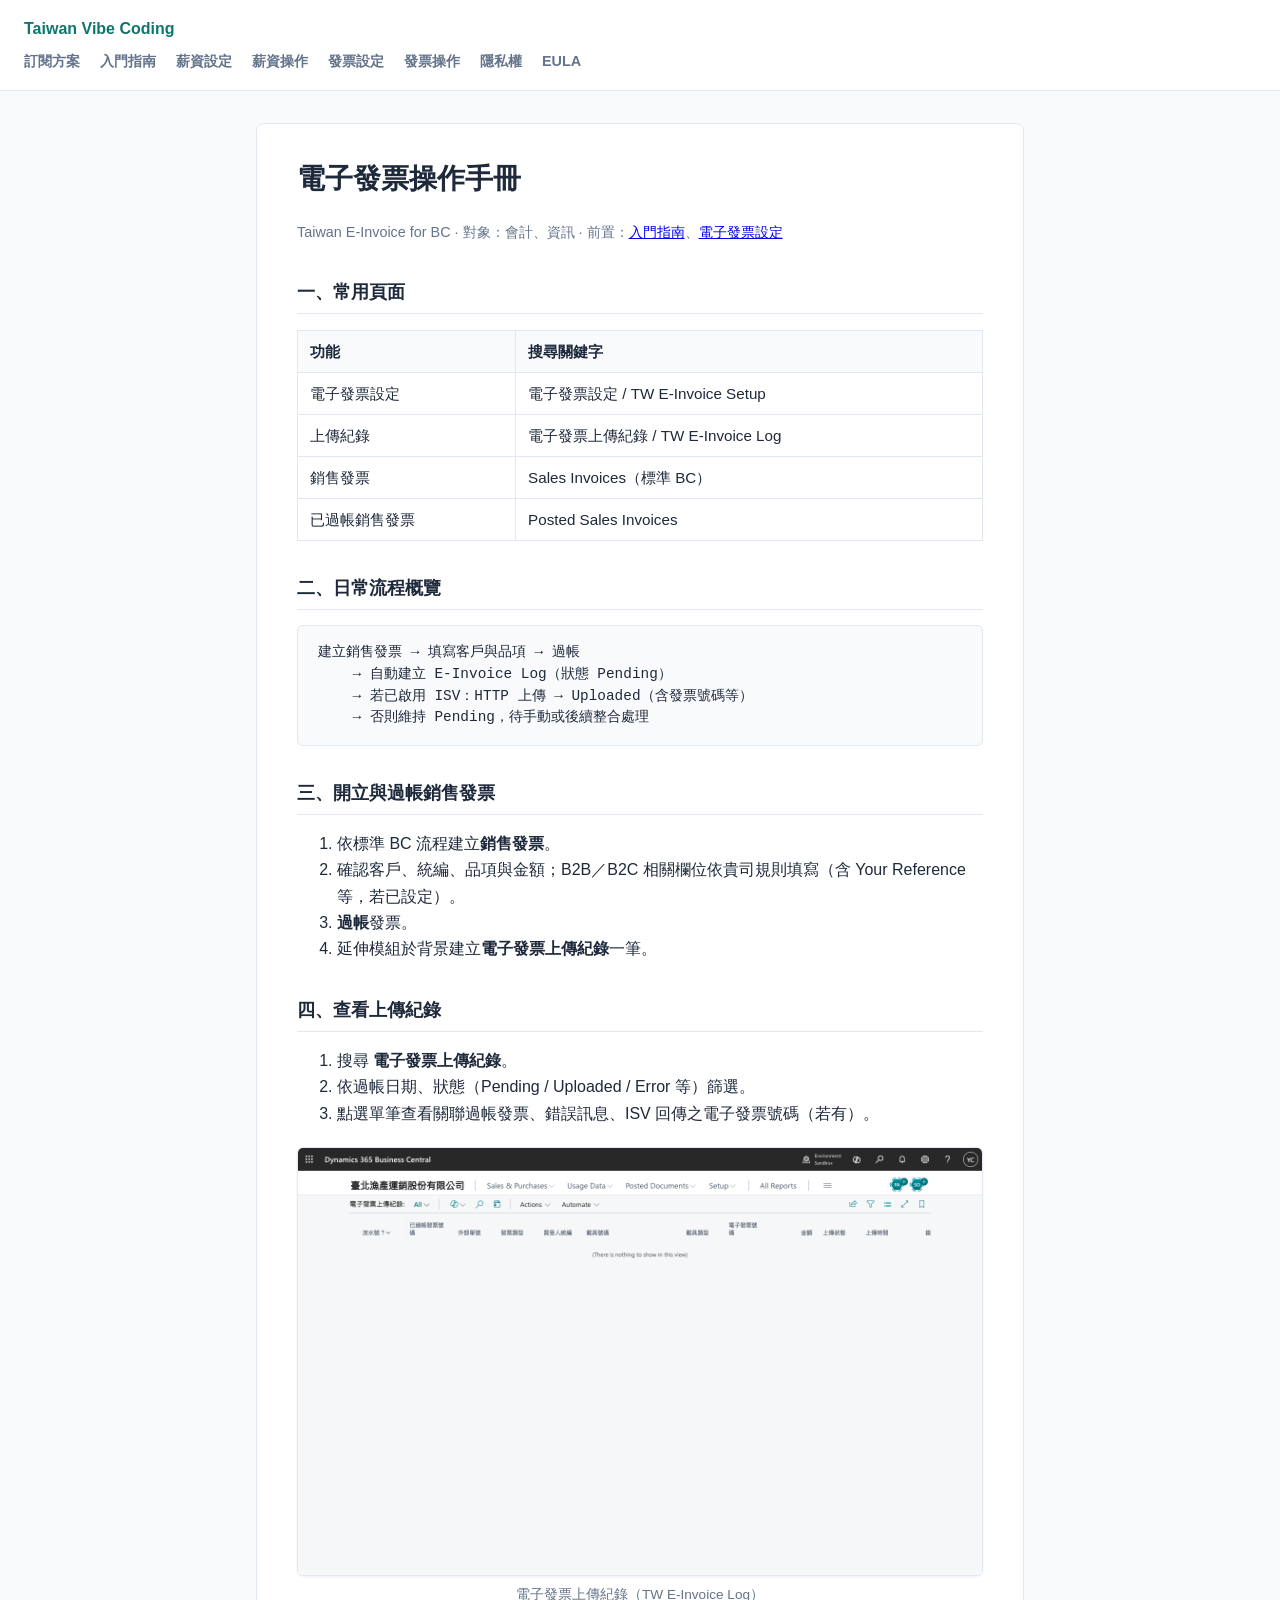
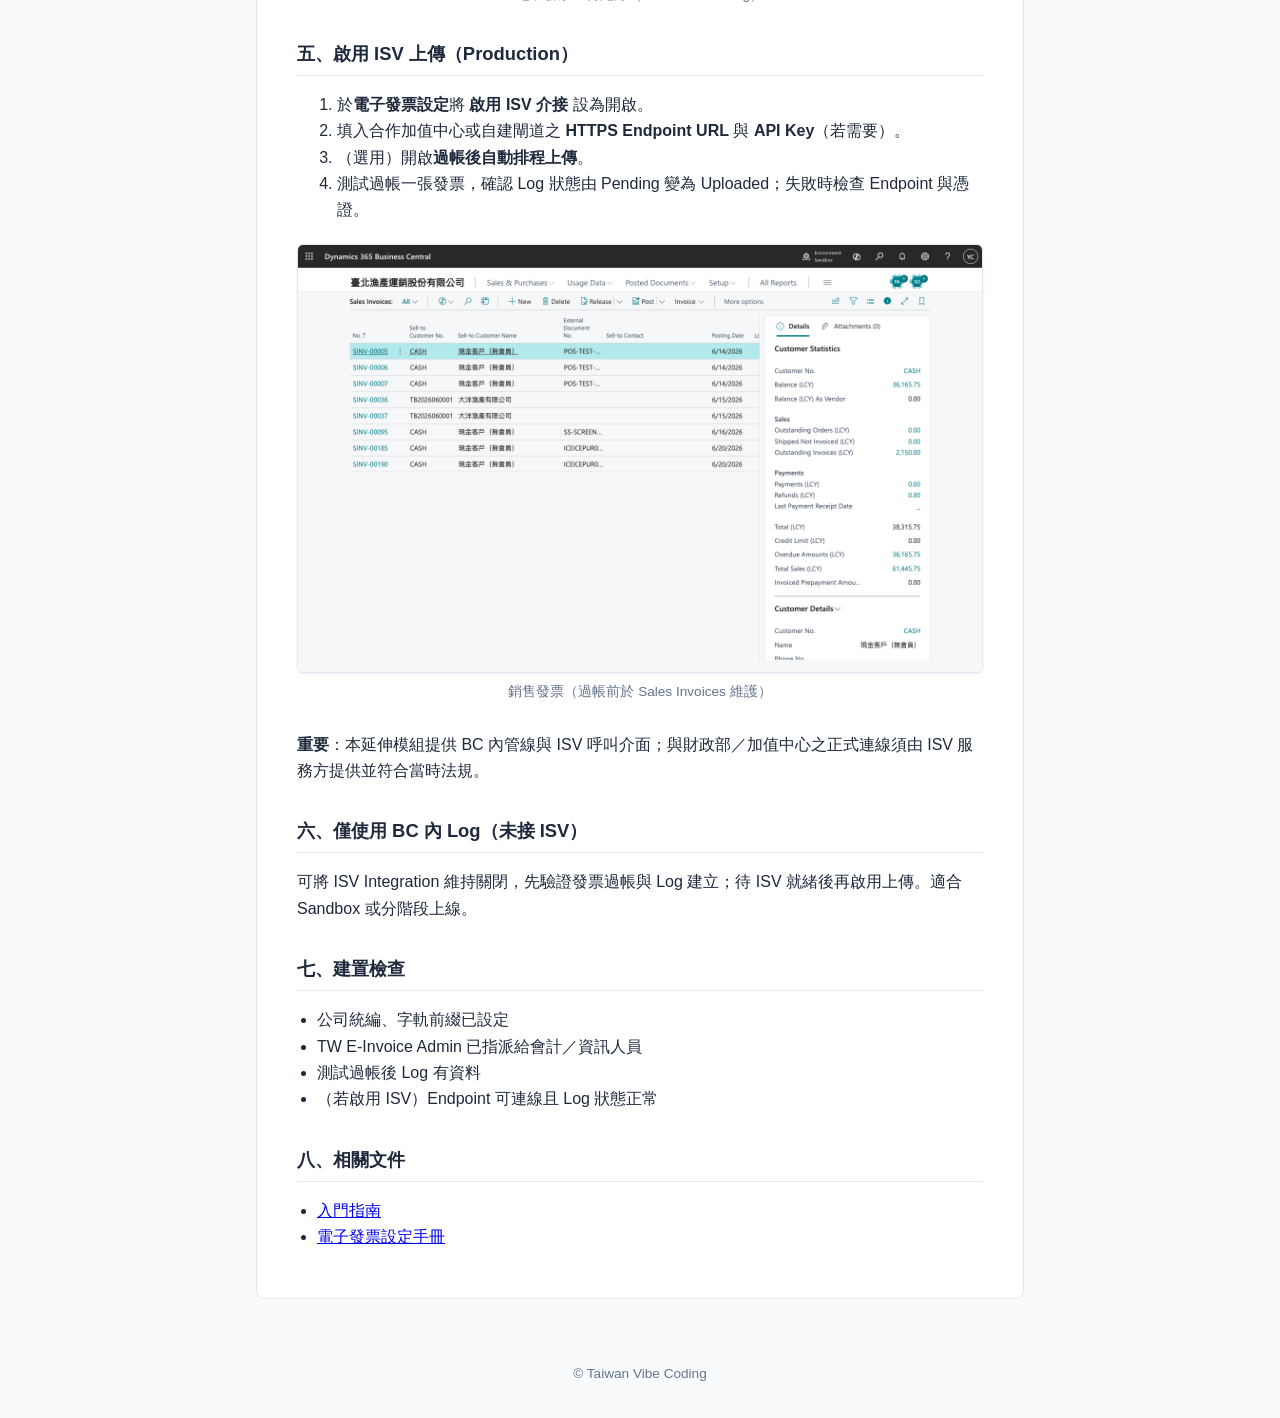
<file: help/einvoice-operations.html>
<!DOCTYPE html>
<html lang="zh-Hant">
<head>
  <meta charset="utf-8" />
  <meta name="viewport" content="width=device-width, initial-scale=1" />
  <title>電子發票操作手冊 — Taiwan E-Invoice for BC</title>
  <link rel="stylesheet" href="../assets/style.css" />
</head>
<body>
  <header>
    <a href="../index.html">Taiwan Vibe Coding</a>
    <nav>
      <a href="../pricing.html">訂閱方案</a>
      <a href="../getting-started.html">入門指南</a>
      <a href="payroll.html">薪資設定</a>
      <a href="payroll-operations.html">薪資操作</a>
      <a href="einvoice.html">發票設定</a>
      <a href="einvoice-operations.html">發票操作</a>
      <a href="../privacy.html">隱私權</a>
      <a href="../eula.html">EULA</a>
    </nav>
  </header>
  <main>
    <h1>電子發票操作手冊</h1>
    <p class="meta">Taiwan E-Invoice for BC · 對象：會計、資訊 · 前置：<a href="../getting-started.html">入門指南</a>、<a href="einvoice.html">電子發票設定</a></p>

    <h2>一、常用頁面</h2>
    <table>
      <thead><tr><th>功能</th><th>搜尋關鍵字</th></tr></thead>
      <tbody>
        <tr><td>電子發票設定</td><td>電子發票設定 / TW E-Invoice Setup</td></tr>
        <tr><td>上傳紀錄</td><td>電子發票上傳紀錄 / TW E-Invoice Log</td></tr>
        <tr><td>銷售發票</td><td>Sales Invoices（標準 BC）</td></tr>
        <tr><td>已過帳銷售發票</td><td>Posted Sales Invoices</td></tr>
      </tbody>
    </table>

    <h2>二、日常流程概覽</h2>
    <pre>建立銷售發票 → 填寫客戶與品項 → 過帳
    → 自動建立 E-Invoice Log（狀態 Pending）
    → 若已啟用 ISV：HTTP 上傳 → Uploaded（含發票號碼等）
    → 否則維持 Pending，待手動或後續整合處理</pre>

    <h2>三、開立與過帳銷售發票</h2>
    <ol>
      <li>依標準 BC 流程建立<strong>銷售發票</strong>。</li>
      <li>確認客戶、統編、品項與金額；B2B／B2C 相關欄位依貴司規則填寫（含 Your Reference 等，若已設定）。</li>
      <li><strong>過帳</strong>發票。</li>
      <li>延伸模組於背景建立<strong>電子發票上傳紀錄</strong>一筆。</li>
    </ol>

    <h2>四、查看上傳紀錄</h2>
    <ol>
      <li>搜尋 <strong>電子發票上傳紀錄</strong>。</li>
      <li>依過帳日期、狀態（Pending / Uploaded / Error 等）篩選。</li>
      <li>點選單筆查看關聯過帳發票、錯誤訊息、ISV 回傳之電子發票號碼（若有）。</li>
    </ol>
    <figure class="screenshot">
      <img src="../assets/screenshots/p4/screenshot-02.png" alt="電子發票上傳紀錄" loading="lazy" />
      <figcaption>電子發票上傳紀錄（TW E-Invoice Log）</figcaption>
    </figure>

    <h2>五、啟用 ISV 上傳（Production）</h2>
    <ol>
      <li>於<strong>電子發票設定</strong>將 <strong>啟用 ISV 介接</strong> 設為開啟。</li>
      <li>填入合作加值中心或自建閘道之 <strong>HTTPS Endpoint URL</strong> 與 <strong>API Key</strong>（若需要）。</li>
      <li>（選用）開啟<strong>過帳後自動排程上傳</strong>。</li>
      <li>測試過帳一張發票，確認 Log 狀態由 Pending 變為 Uploaded；失敗時檢查 Endpoint 與憑證。</li>
    </ol>
    <figure class="screenshot">
      <img src="../assets/screenshots/p4/screenshot-03.png" alt="銷售發票列表" loading="lazy" />
      <figcaption>銷售發票（過帳前於 Sales Invoices 維護）</figcaption>
    </figure>
    <p><strong>重要</strong>：本延伸模組提供 BC 內管線與 ISV 呼叫介面；與財政部／加值中心之正式連線須由 ISV 服務方提供並符合當時法規。</p>

    <h2>六、僅使用 BC 內 Log（未接 ISV）</h2>
    <p>可將 ISV Integration 維持關閉，先驗證發票過帳與 Log 建立；待 ISV 就緒後再啟用上傳。適合 Sandbox 或分階段上線。</p>

    <h2>七、建置檢查</h2>
    <ul>
      <li>公司統編、字軌前綴已設定</li>
      <li>TW E-Invoice Admin 已指派給會計／資訊人員</li>
      <li>測試過帳後 Log 有資料</li>
      <li>（若啟用 ISV）Endpoint 可連線且 Log 狀態正常</li>
    </ul>

    <h2>八、相關文件</h2>
    <ul>
      <li><a href="../getting-started.html">入門指南</a></li>
      <li><a href="einvoice.html">電子發票設定手冊</a></li>
    </ul>
  </main>
  <footer>© Taiwan Vibe Coding</footer>
</body>
</html>
</file>
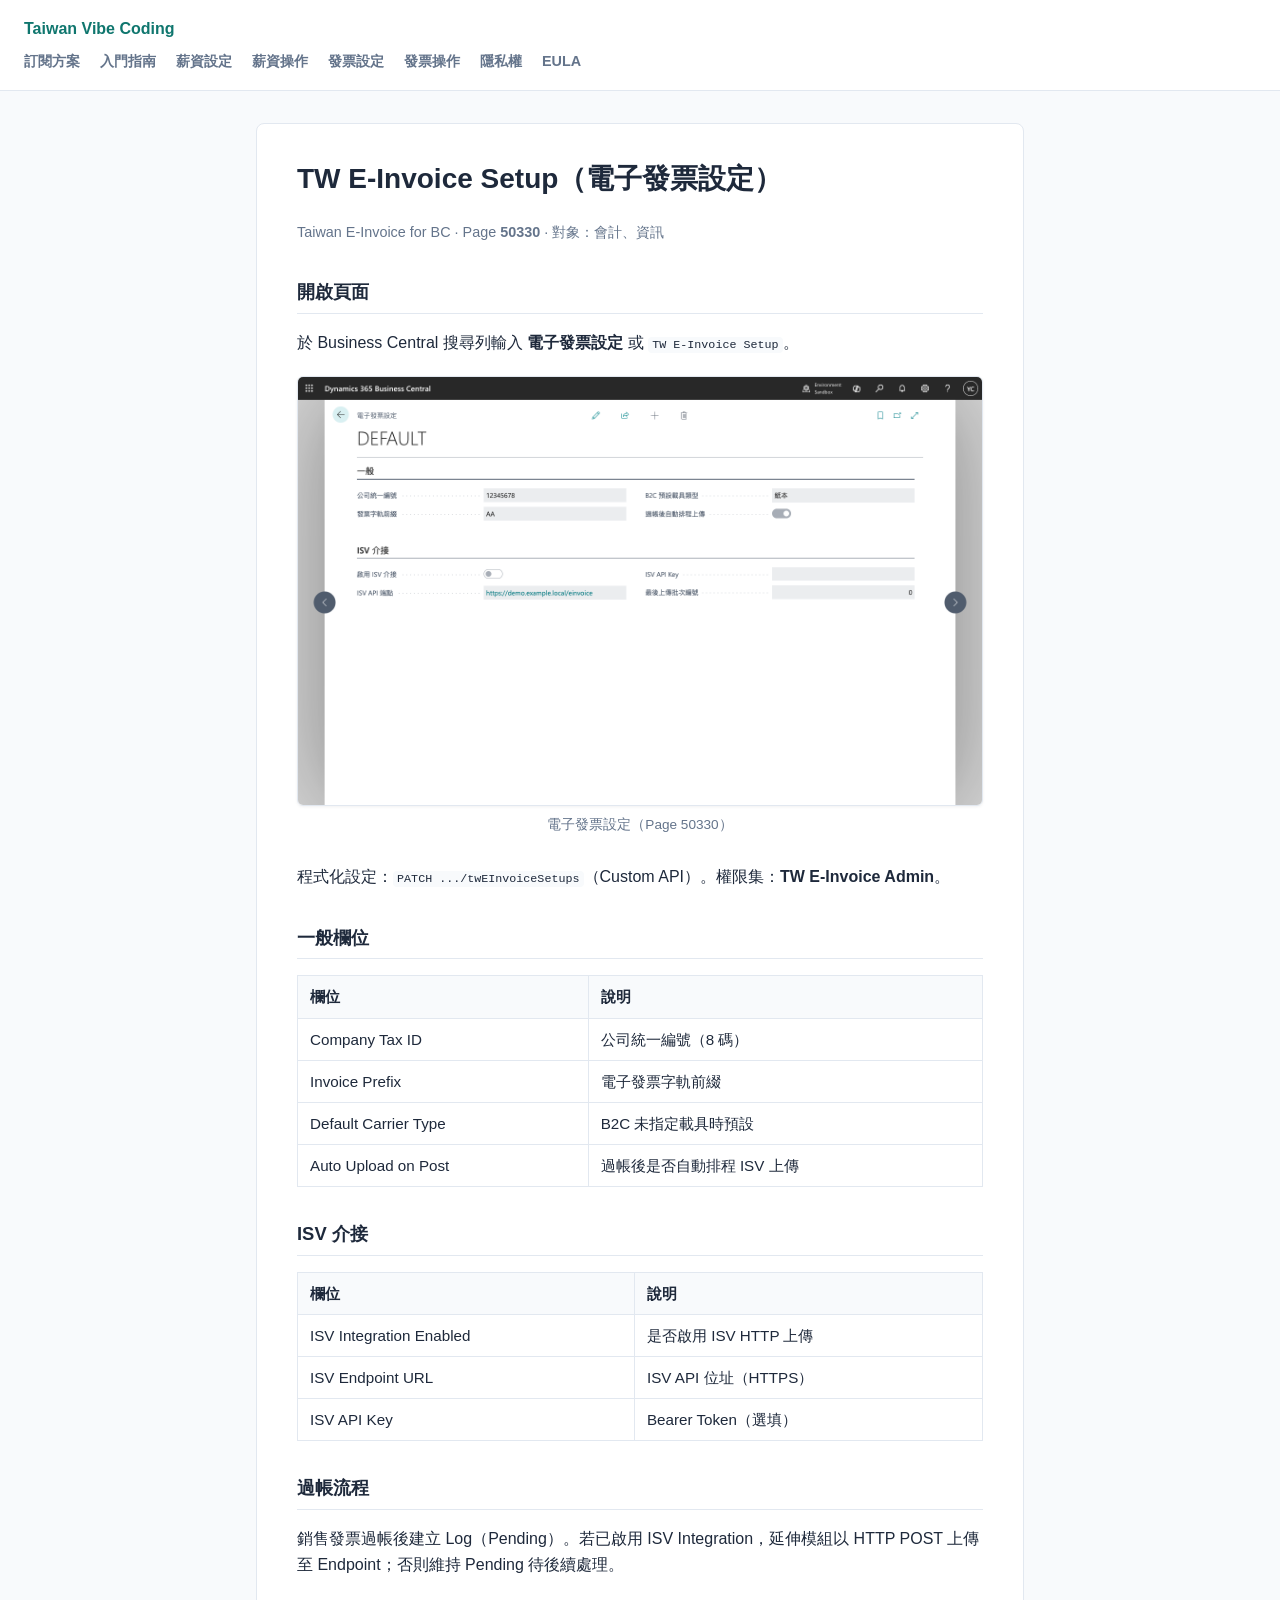
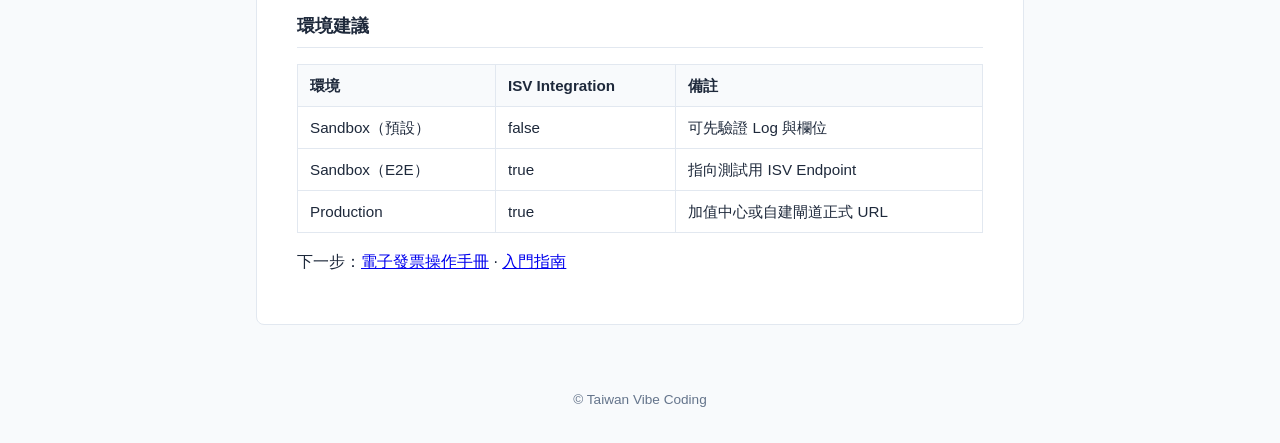
<file: help/einvoice.html>
<!DOCTYPE html>
<html lang="zh-Hant">
<head>
  <meta charset="utf-8" />
  <meta name="viewport" content="width=device-width, initial-scale=1" />
  <title>電子發票設定手冊 — Taiwan E-Invoice for BC</title>
  <link rel="stylesheet" href="../assets/style.css" />
</head>
<body>
  <header>
    <a href="../index.html">Taiwan Vibe Coding</a>
    <nav>
      <a href="../pricing.html">訂閱方案</a>
      <a href="../getting-started.html">入門指南</a>
      <a href="payroll.html">薪資設定</a>
      <a href="payroll-operations.html">薪資操作</a>
      <a href="einvoice.html">發票設定</a>
      <a href="einvoice-operations.html">發票操作</a>
      <a href="../privacy.html">隱私權</a>
      <a href="../eula.html">EULA</a>
    </nav>
  </header>
  <main>
    <h1>TW E-Invoice Setup（電子發票設定）</h1>
    <p class="meta">Taiwan E-Invoice for BC · Page <strong>50330</strong> · 對象：會計、資訊</p>

    <h2>開啟頁面</h2>
    <p>於 Business Central 搜尋列輸入 <strong>電子發票設定</strong> 或 <code>TW E-Invoice Setup</code>。</p>
    <figure class="screenshot">
      <img src="../assets/screenshots/p4/screenshot-01.png" alt="電子發票設定畫面" loading="lazy" />
      <figcaption>電子發票設定（Page 50330）</figcaption>
    </figure>
    <p>程式化設定：<code>PATCH .../twEInvoiceSetups</code>（Custom API）。權限集：<strong>TW E-Invoice Admin</strong>。</p>

    <h2>一般欄位</h2>
    <table>
      <thead><tr><th>欄位</th><th>說明</th></tr></thead>
      <tbody>
        <tr><td>Company Tax ID</td><td>公司統一編號（8 碼）</td></tr>
        <tr><td>Invoice Prefix</td><td>電子發票字軌前綴</td></tr>
        <tr><td>Default Carrier Type</td><td>B2C 未指定載具時預設</td></tr>
        <tr><td>Auto Upload on Post</td><td>過帳後是否自動排程 ISV 上傳</td></tr>
      </tbody>
    </table>

    <h2>ISV 介接</h2>
    <table>
      <thead><tr><th>欄位</th><th>說明</th></tr></thead>
      <tbody>
        <tr><td>ISV Integration Enabled</td><td>是否啟用 ISV HTTP 上傳</td></tr>
        <tr><td>ISV Endpoint URL</td><td>ISV API 位址（HTTPS）</td></tr>
        <tr><td>ISV API Key</td><td>Bearer Token（選填）</td></tr>
      </tbody>
    </table>

    <h2>過帳流程</h2>
    <p>銷售發票過帳後建立 Log（Pending）。若已啟用 ISV Integration，延伸模組以 HTTP POST 上傳至 Endpoint；否則維持 Pending 待後續處理。</p>

    <h2>環境建議</h2>
    <table>
      <thead><tr><th>環境</th><th>ISV Integration</th><th>備註</th></tr></thead>
      <tbody>
        <tr><td>Sandbox（預設）</td><td>false</td><td>可先驗證 Log 與欄位</td></tr>
        <tr><td>Sandbox（E2E）</td><td>true</td><td>指向測試用 ISV Endpoint</td></tr>
        <tr><td>Production</td><td>true</td><td>加值中心或自建閘道正式 URL</td></tr>
      </tbody>
    </table>
    <p>下一步：<a href="einvoice-operations.html">電子發票操作手冊</a> · <a href="../getting-started.html">入門指南</a></p>
  </main>
  <footer>© Taiwan Vibe Coding</footer>
</body>
</html>
</file>
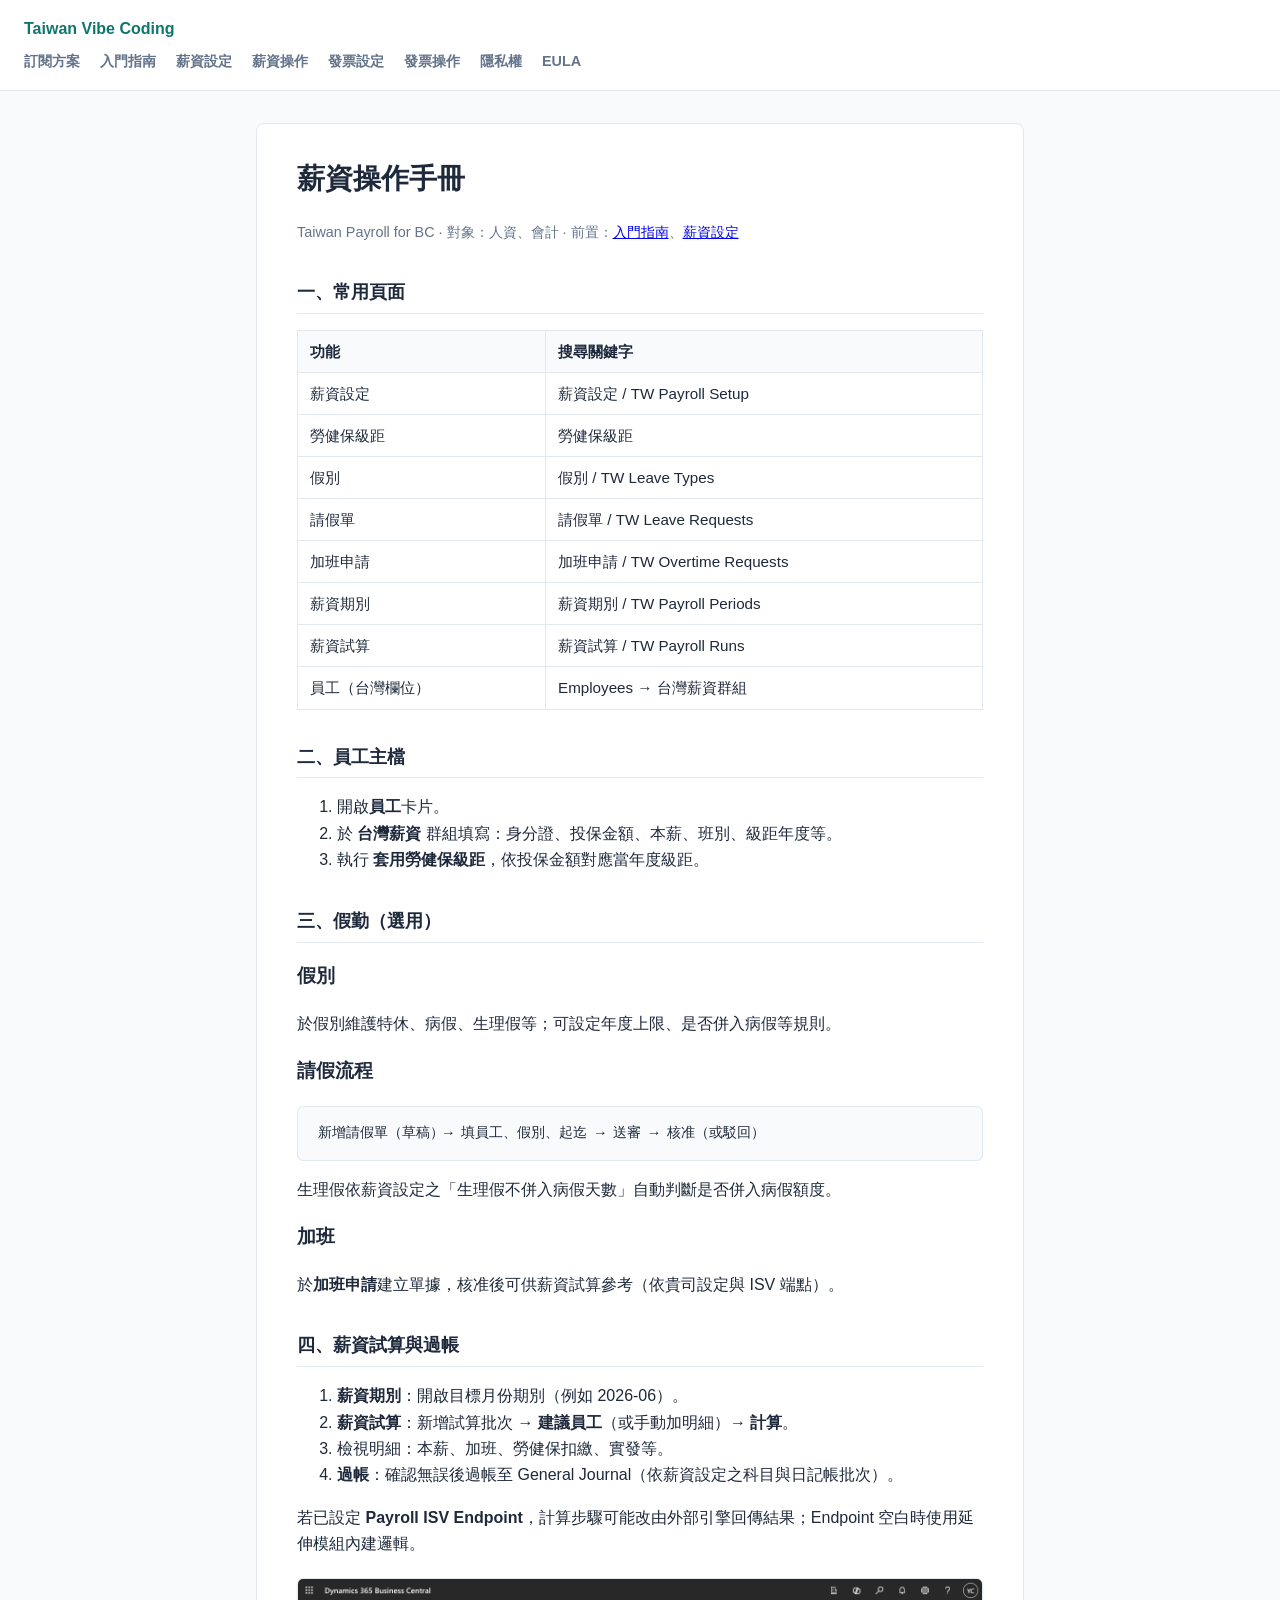
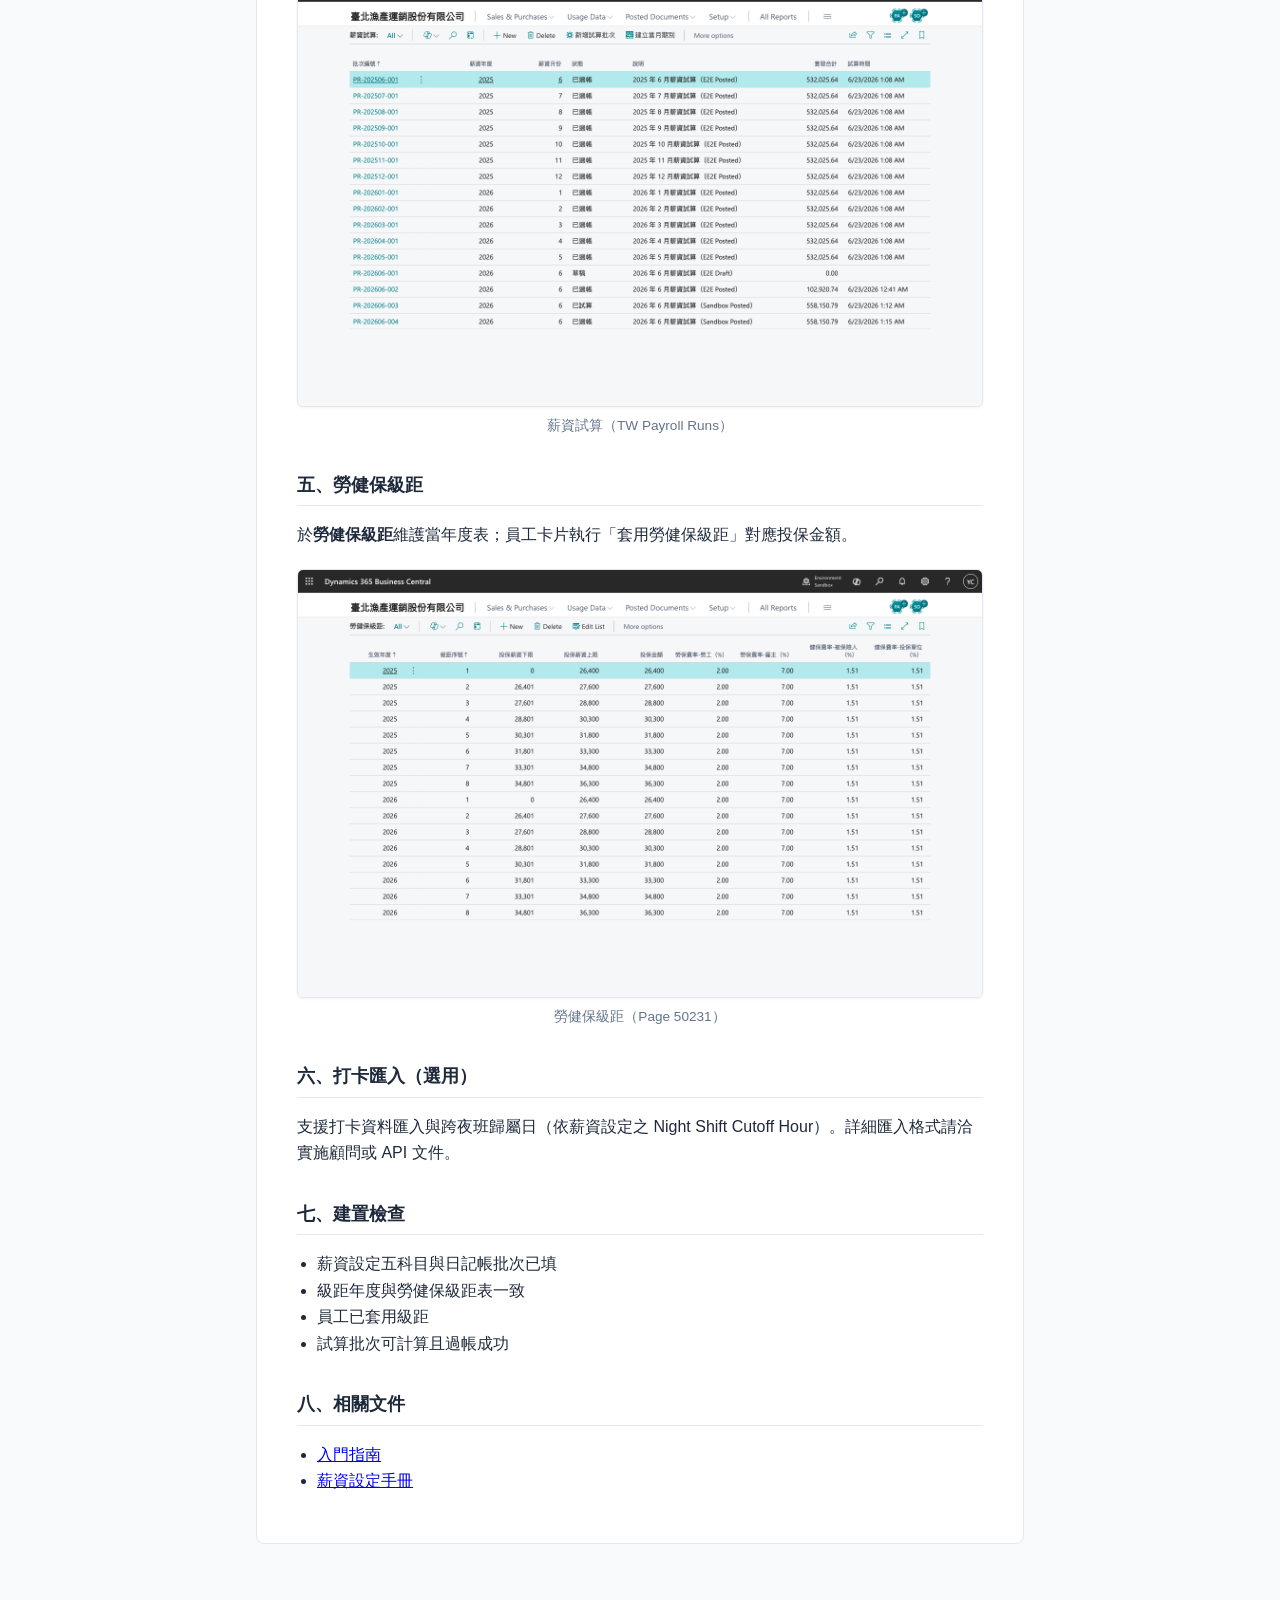
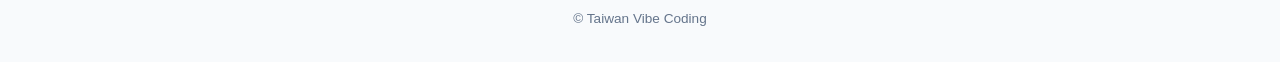
<file: help/payroll-operations.html>
<!DOCTYPE html>
<html lang="zh-Hant">
<head>
  <meta charset="utf-8" />
  <meta name="viewport" content="width=device-width, initial-scale=1" />
  <title>薪資操作手冊 — Taiwan Payroll for BC</title>
  <link rel="stylesheet" href="../assets/style.css" />
</head>
<body>
  <header>
    <a href="../index.html">Taiwan Vibe Coding</a>
    <nav>
      <a href="../pricing.html">訂閱方案</a>
      <a href="../getting-started.html">入門指南</a>
      <a href="payroll.html">薪資設定</a>
      <a href="payroll-operations.html">薪資操作</a>
      <a href="einvoice.html">發票設定</a>
      <a href="einvoice-operations.html">發票操作</a>
      <a href="../privacy.html">隱私權</a>
      <a href="../eula.html">EULA</a>
    </nav>
  </header>
  <main>
    <h1>薪資操作手冊</h1>
    <p class="meta">Taiwan Payroll for BC · 對象：人資、會計 · 前置：<a href="../getting-started.html">入門指南</a>、<a href="payroll.html">薪資設定</a></p>

    <h2>一、常用頁面</h2>
    <table>
      <thead><tr><th>功能</th><th>搜尋關鍵字</th></tr></thead>
      <tbody>
        <tr><td>薪資設定</td><td>薪資設定 / TW Payroll Setup</td></tr>
        <tr><td>勞健保級距</td><td>勞健保級距</td></tr>
        <tr><td>假別</td><td>假別 / TW Leave Types</td></tr>
        <tr><td>請假單</td><td>請假單 / TW Leave Requests</td></tr>
        <tr><td>加班申請</td><td>加班申請 / TW Overtime Requests</td></tr>
        <tr><td>薪資期別</td><td>薪資期別 / TW Payroll Periods</td></tr>
        <tr><td>薪資試算</td><td>薪資試算 / TW Payroll Runs</td></tr>
        <tr><td>員工（台灣欄位）</td><td>Employees → 台灣薪資群組</td></tr>
      </tbody>
    </table>

    <h2>二、員工主檔</h2>
    <ol>
      <li>開啟<strong>員工</strong>卡片。</li>
      <li>於 <strong>台灣薪資</strong> 群組填寫：身分證、投保金額、本薪、班別、級距年度等。</li>
      <li>執行 <strong>套用勞健保級距</strong>，依投保金額對應當年度級距。</li>
    </ol>

    <h2>三、假勤（選用）</h2>
    <h3>假別</h3>
    <p>於假別維護特休、病假、生理假等；可設定年度上限、是否併入病假等規則。</p>
    <h3>請假流程</h3>
    <pre>新增請假單（草稿）→ 填員工、假別、起迄 → 送審 → 核准（或駁回）</pre>
    <p>生理假依薪資設定之「生理假不併入病假天數」自動判斷是否併入病假額度。</p>
    <h3>加班</h3>
    <p>於<strong>加班申請</strong>建立單據，核准後可供薪資試算參考（依貴司設定與 ISV 端點）。</p>

    <h2>四、薪資試算與過帳</h2>
    <ol>
      <li><strong>薪資期別</strong>：開啟目標月份期別（例如 2026-06）。</li>
      <li><strong>薪資試算</strong>：新增試算批次 → <strong>建議員工</strong>（或手動加明細）→ <strong>計算</strong>。</li>
      <li>檢視明細：本薪、加班、勞健保扣繳、實發等。</li>
      <li><strong>過帳</strong>：確認無誤後過帳至 General Journal（依薪資設定之科目與日記帳批次）。</li>
    </ol>
    <p>若已設定 <strong>Payroll ISV Endpoint</strong>，計算步驟可能改由外部引擎回傳結果；Endpoint 空白時使用延伸模組內建邏輯。</p>
    <figure class="screenshot">
      <img src="../assets/screenshots/p2/screenshot-02.png" alt="薪資試算批次畫面" loading="lazy" />
      <figcaption>薪資試算（TW Payroll Runs）</figcaption>
    </figure>

    <h2>五、勞健保級距</h2>
    <p>於<strong>勞健保級距</strong>維護當年度表；員工卡片執行「套用勞健保級距」對應投保金額。</p>
    <figure class="screenshot">
      <img src="../assets/screenshots/p2/screenshot-03.png" alt="勞健保級距表" loading="lazy" />
      <figcaption>勞健保級距（Page 50231）</figcaption>
    </figure>

    <h2>六、打卡匯入（選用）</h2>
    <p>支援打卡資料匯入與跨夜班歸屬日（依薪資設定之 Night Shift Cutoff Hour）。詳細匯入格式請洽實施顧問或 API 文件。</p>

    <h2>七、建置檢查</h2>
    <ul>
      <li>薪資設定五科目與日記帳批次已填</li>
      <li>級距年度與勞健保級距表一致</li>
      <li>員工已套用級距</li>
      <li>試算批次可計算且過帳成功</li>
    </ul>

    <h2>八、相關文件</h2>
    <ul>
      <li><a href="../getting-started.html">入門指南</a></li>
      <li><a href="payroll.html">薪資設定手冊</a></li>
    </ul>
  </main>
  <footer>© Taiwan Vibe Coding</footer>
</body>
</html>
</file>
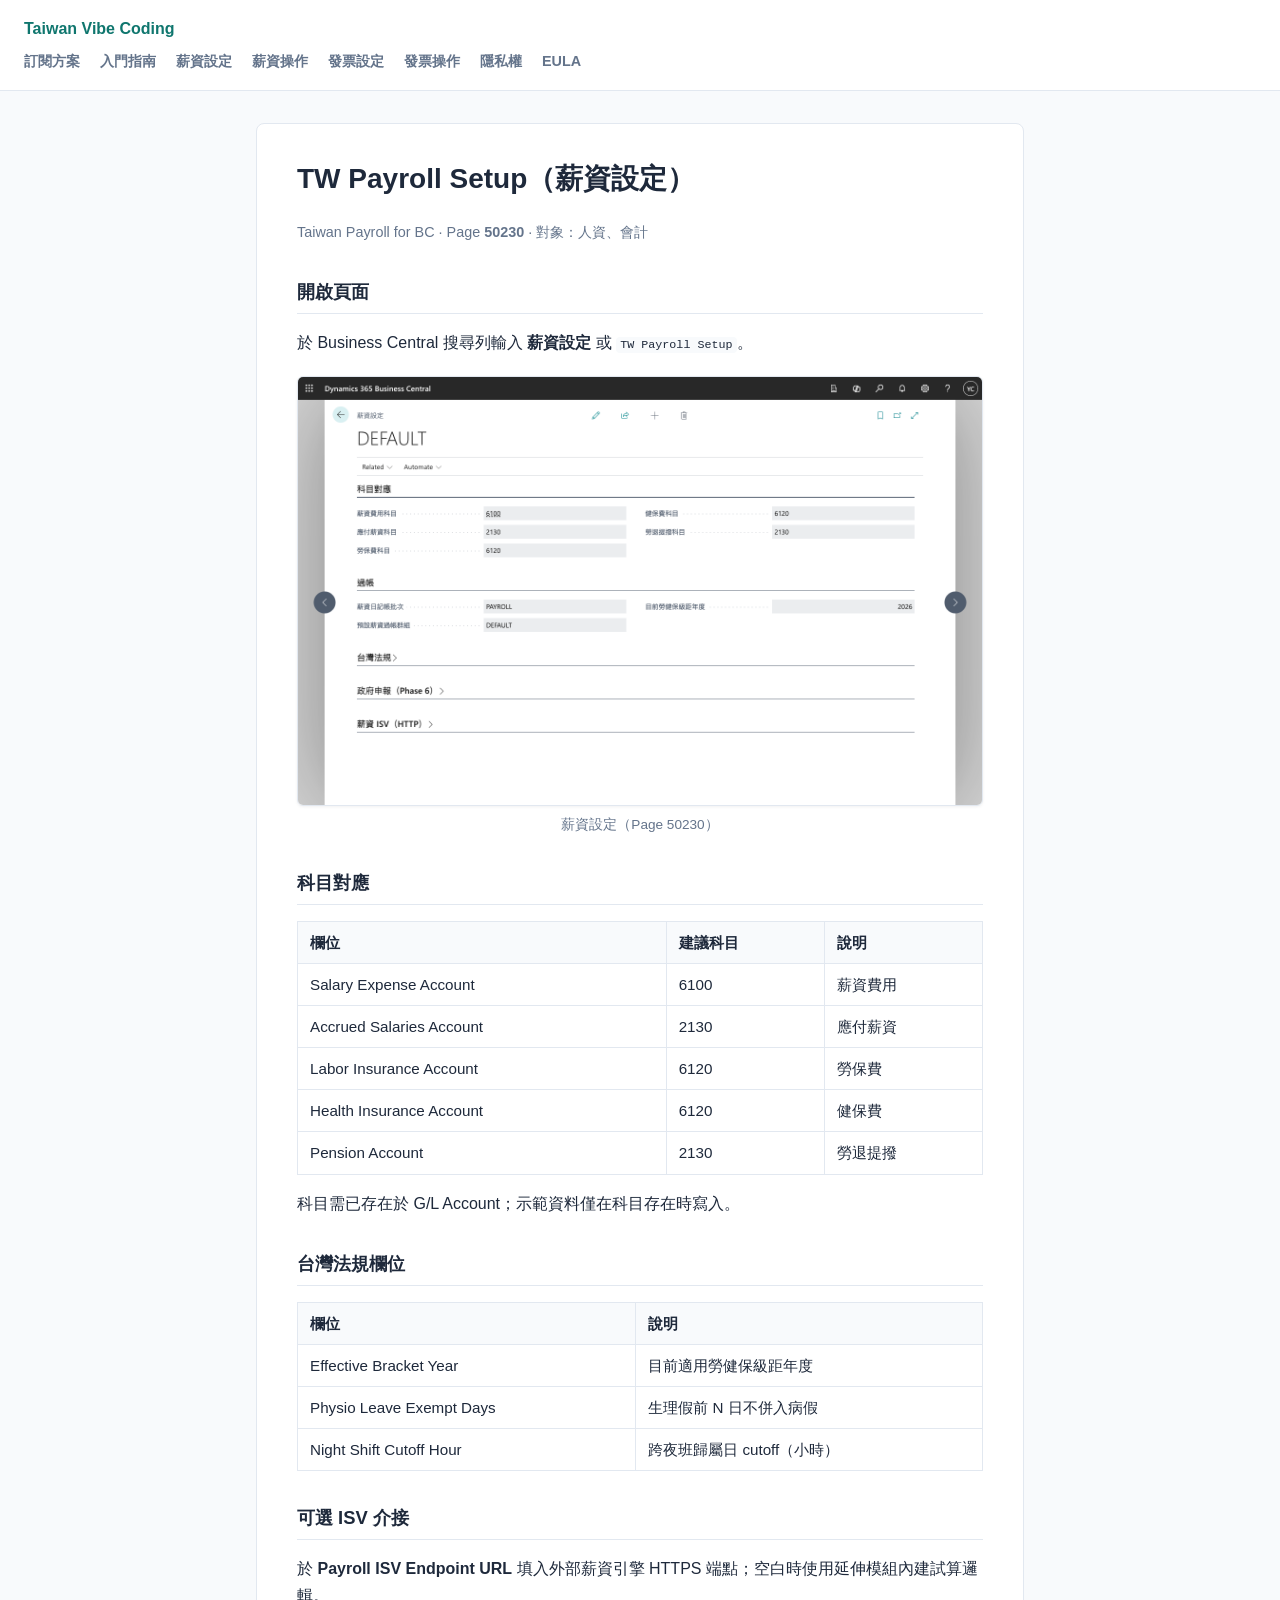
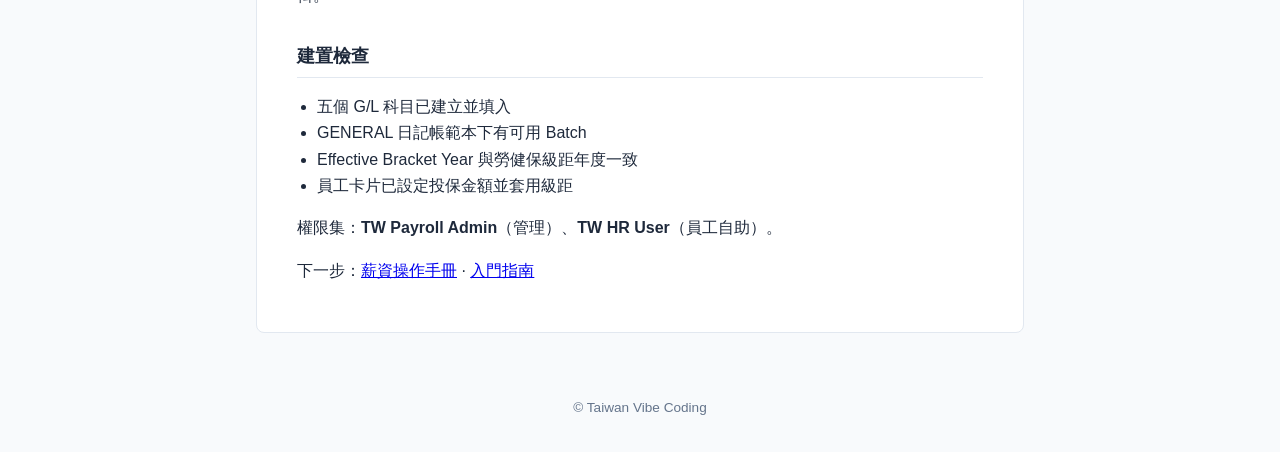
<file: help/payroll.html>
<!DOCTYPE html>
<html lang="zh-Hant">
<head>
  <meta charset="utf-8" />
  <meta name="viewport" content="width=device-width, initial-scale=1" />
  <title>薪資設定手冊 — Taiwan Payroll for BC</title>
  <link rel="stylesheet" href="../assets/style.css" />
</head>
<body>
  <header>
    <a href="../index.html">Taiwan Vibe Coding</a>
    <nav>
      <a href="../pricing.html">訂閱方案</a>
      <a href="../getting-started.html">入門指南</a>
      <a href="payroll.html">薪資設定</a>
      <a href="payroll-operations.html">薪資操作</a>
      <a href="einvoice.html">發票設定</a>
      <a href="einvoice-operations.html">發票操作</a>
      <a href="../privacy.html">隱私權</a>
      <a href="../eula.html">EULA</a>
    </nav>
  </header>
  <main>
    <h1>TW Payroll Setup（薪資設定）</h1>
    <p class="meta">Taiwan Payroll for BC · Page <strong>50230</strong> · 對象：人資、會計</p>

    <h2>開啟頁面</h2>
    <p>於 Business Central 搜尋列輸入 <strong>薪資設定</strong> 或 <code>TW Payroll Setup</code>。</p>
    <figure class="screenshot">
      <img src="../assets/screenshots/p2/screenshot-01.png" alt="TW Payroll Setup 薪資設定畫面" loading="lazy" />
      <figcaption>薪資設定（Page 50230）</figcaption>
    </figure>

    <h2>科目對應</h2>
    <table>
      <thead><tr><th>欄位</th><th>建議科目</th><th>說明</th></tr></thead>
      <tbody>
        <tr><td>Salary Expense Account</td><td>6100</td><td>薪資費用</td></tr>
        <tr><td>Accrued Salaries Account</td><td>2130</td><td>應付薪資</td></tr>
        <tr><td>Labor Insurance Account</td><td>6120</td><td>勞保費</td></tr>
        <tr><td>Health Insurance Account</td><td>6120</td><td>健保費</td></tr>
        <tr><td>Pension Account</td><td>2130</td><td>勞退提撥</td></tr>
      </tbody>
    </table>
    <p>科目需已存在於 G/L Account；示範資料僅在科目存在時寫入。</p>

    <h2>台灣法規欄位</h2>
    <table>
      <thead><tr><th>欄位</th><th>說明</th></tr></thead>
      <tbody>
        <tr><td>Effective Bracket Year</td><td>目前適用勞健保級距年度</td></tr>
        <tr><td>Physio Leave Exempt Days</td><td>生理假前 N 日不併入病假</td></tr>
        <tr><td>Night Shift Cutoff Hour</td><td>跨夜班歸屬日 cutoff（小時）</td></tr>
      </tbody>
    </table>

    <h2>可選 ISV 介接</h2>
    <p>於 <strong>Payroll ISV Endpoint URL</strong> 填入外部薪資引擎 HTTPS 端點；空白時使用延伸模組內建試算邏輯。</p>

    <h2>建置檢查</h2>
    <ul>
      <li>五個 G/L 科目已建立並填入</li>
      <li>GENERAL 日記帳範本下有可用 Batch</li>
      <li>Effective Bracket Year 與勞健保級距年度一致</li>
      <li>員工卡片已設定投保金額並套用級距</li>
    </ul>
    <p>權限集：<strong>TW Payroll Admin</strong>（管理）、<strong>TW HR User</strong>（員工自助）。</p>
    <p>下一步：<a href="payroll-operations.html">薪資操作手冊</a> · <a href="../getting-started.html">入門指南</a></p>
  </main>
  <footer>© Taiwan Vibe Coding</footer>
</body>
</html>
</file>
<file: assets/style.css>
:root {
  --bg: #f8fafc;
  --card: #fff;
  --text: #1e293b;
  --muted: #64748b;
  --accent: #0f766e;
  --border: #e2e8f0;
}
* { box-sizing: border-box; }
body {
  margin: 0;
  font-family: "Segoe UI", "PingFang TC", "Noto Sans TC", sans-serif;
  background: var(--bg);
  color: var(--text);
  line-height: 1.65;
}
header {
  background: var(--card);
  border-bottom: 1px solid var(--border);
  padding: 1rem 1.5rem;
}
header a { color: var(--accent); text-decoration: none; font-weight: 600; }
nav { margin-top: 0.5rem; font-size: 0.9rem; }
nav a { color: var(--muted); margin-right: 1rem; text-decoration: none; }
nav a:hover { color: var(--accent); }
main {
  max-width: 48rem;
  margin: 2rem auto;
  padding: 0 1.5rem 3rem;
  background: var(--card);
  border: 1px solid var(--border);
  border-radius: 8px;
  padding: 2rem 2.5rem;
}
h1 { font-size: 1.75rem; margin-top: 0; }
h2 { font-size: 1.15rem; margin-top: 2rem; border-bottom: 1px solid var(--border); padding-bottom: 0.35rem; }
.meta { color: var(--muted); font-size: 0.9rem; margin-bottom: 1.5rem; }
table { width: 100%; border-collapse: collapse; font-size: 0.95rem; margin: 1rem 0; }
th, td { border: 1px solid var(--border); padding: 0.5rem 0.75rem; text-align: left; }
th { background: var(--bg); }
ul { padding-left: 1.25rem; }
footer {
  text-align: center;
  color: var(--muted);
  font-size: 0.85rem;
  padding: 2rem 1rem;
}
pre {
  background: var(--bg);
  border: 1px solid var(--border);
  border-radius: 6px;
  padding: 1rem 1.25rem;
  overflow-x: auto;
  font-size: 0.9rem;
  line-height: 1.5;
}
code { font-size: 0.9em; background: var(--bg); padding: 0.1em 0.35em; border-radius: 4px; }
figure.screenshot {
  margin: 1.25rem 0 1.75rem;
  padding: 0;
}
figure.screenshot img {
  display: block;
  max-width: 100%;
  height: auto;
  border: 1px solid var(--border);
  border-radius: 6px;
  box-shadow: 0 1px 3px rgba(15, 23, 42, 0.06);
}
figure.screenshot figcaption {
  color: var(--muted);
  font-size: 0.85rem;
  margin-top: 0.5rem;
  text-align: center;
}
.product-grid {
  display: grid;
  grid-template-columns: repeat(2, 1fr);
  gap: 1.25rem;
  margin: 1.5rem 0;
}
@media (max-width: 640px) {
  .product-grid { grid-template-columns: 1fr; }
}
</file>
